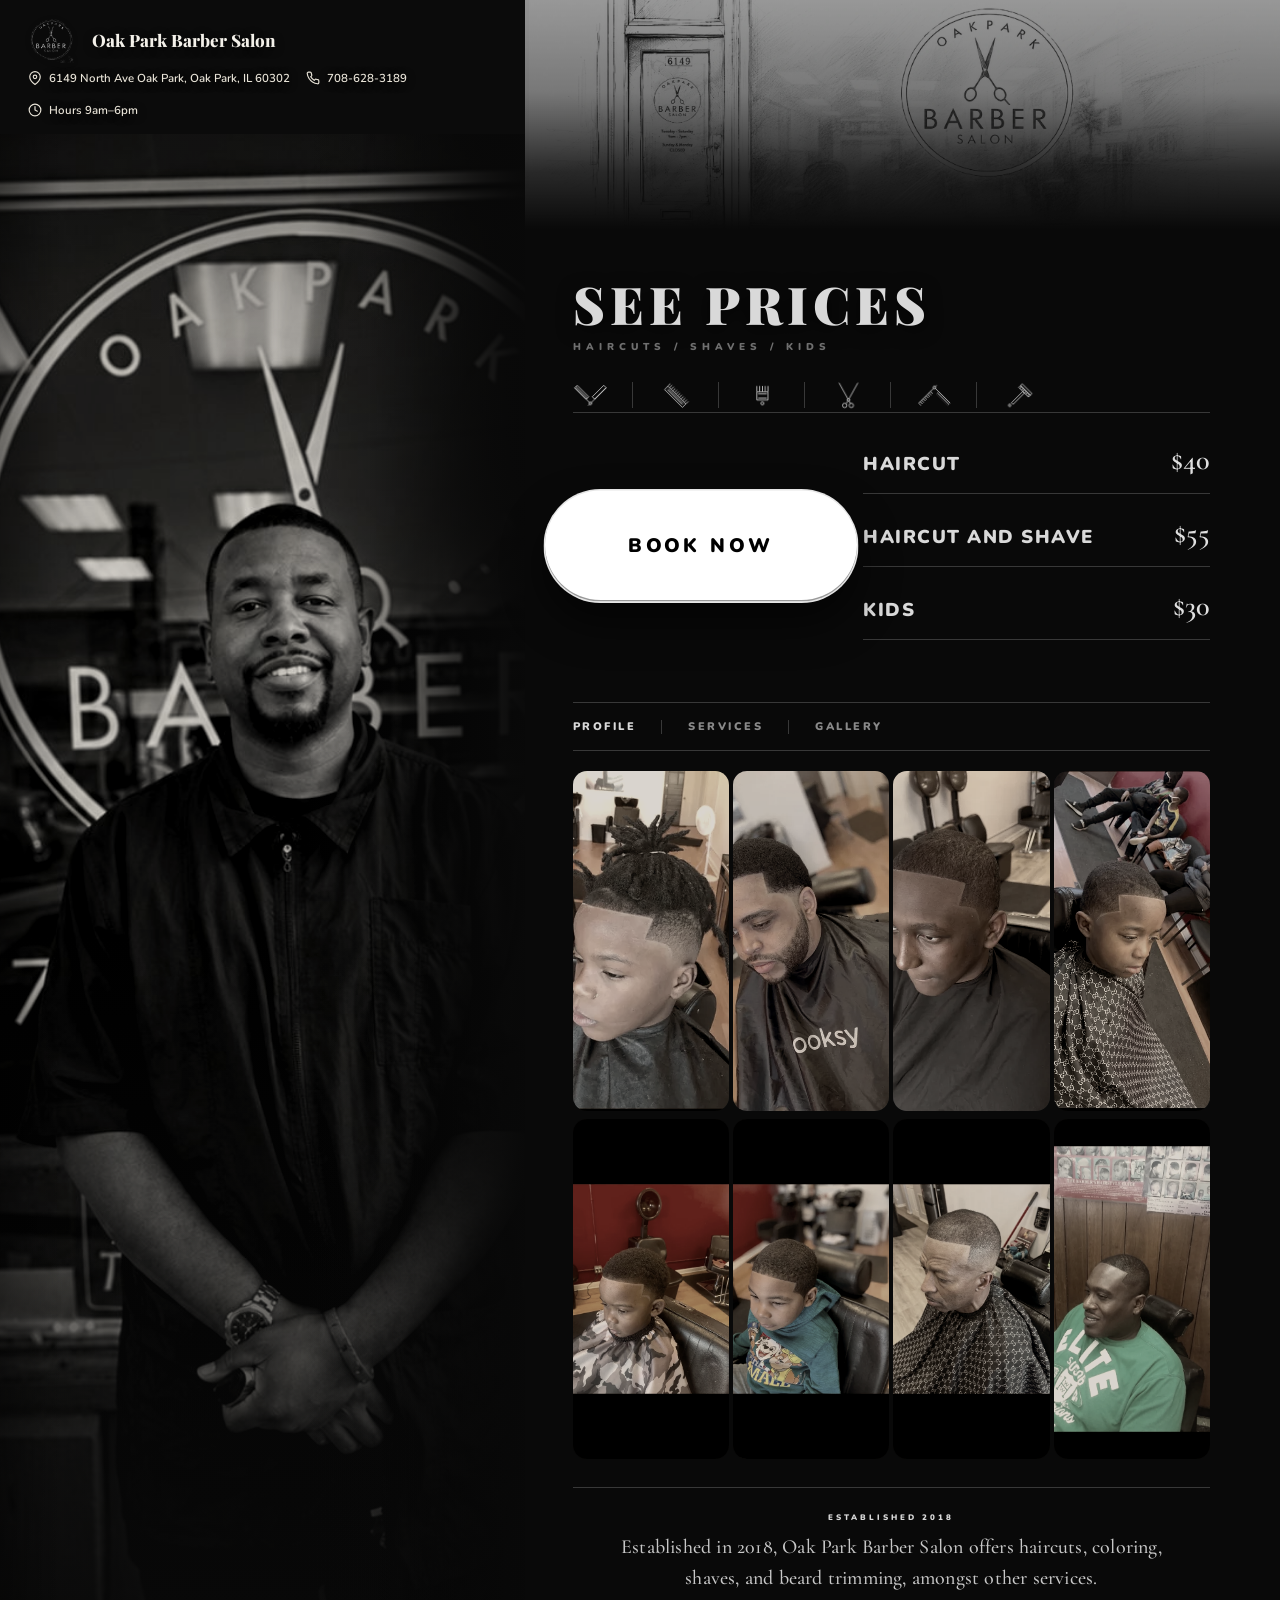
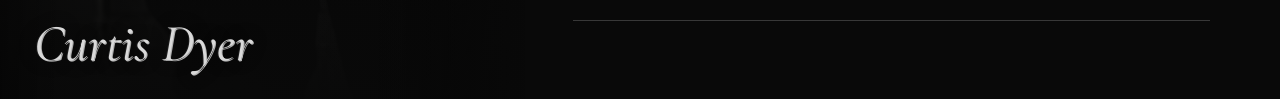
<file: oak-park-barber-github/index.html>
<!DOCTYPE html>
<html lang="en">
<head>
<!-- Image files are stored locally in assets/images for reliable GitHub Pages hosting. -->
<meta charset="UTF-8">
<meta name="robots" content="noindex,nofollow">
<meta name="viewport" content="width=device-width, initial-scale=1.0">
<title>Oak Park Barber Salon — Demo</title>
<style>
  html,body{
    height:100%;
  }
  body {
    margin:0;
    min-height:100vh;
    background:#050505;
    position:relative;
  }

  .siteHeader{
    position:fixed;
    top:0;
    left:0;
    width:41%;
    z-index:100;
    background:#0b0b0b;
    display:flex;
    align-items:center;
    justify-content:flex-start;
    flex-wrap:wrap;
    row-gap:6px;
    column-gap:22px;
    padding:16px 28px;
  }

  .siteHeader__brand{
    display:flex;
    align-items:center;
    gap:16px;
    flex-shrink:0;
  }

  .siteHeader__logo{
    width:48px;
    height:48px;
    object-fit:contain;
    filter:brightness(0) invert(1) drop-shadow(0 1px 3px rgba(0,0,0,.6));
  }

  .siteHeader__name{
    font-family:'Playfair Display',serif;
    font-weight:800;
    font-size:17px;
    color:#f4f1ea;
    white-space:nowrap;
    text-shadow:0 2px 8px rgba(0,0,0,.7);
  }

  .siteHeader__info{
    display:flex;
    align-items:center;
    gap:16px;
    flex-wrap:wrap;
    font-family:'Nunito',Arial,sans-serif;
    font-weight:600;
    font-size:11.5px;
    color:#e9e4d8;
    white-space:nowrap;
    text-shadow:0 2px 8px rgba(0,0,0,.7);
  }

  .siteHeader__info span{
    display:inline-flex;
    align-items:center;
    gap:7px;
  }

  .siteHeader__info svg{
    width:14px;
    height:14px;
    flex-shrink:0;
    color:#e9e4d8;
  }

  .siteHeader__desc{
    font-family:'Nunito',Arial,sans-serif;
    font-weight:400;
    font-size:12.5px;
    color:#cfc9ba;
    max-width:340px;
    line-height:1.5;
    flex-shrink:1;
  }

  @media (max-width:1100px){
    .siteHeader__desc{display:none;}
  }
  @media (max-width:820px){
    .siteHeader__info{display:none;}
  }
</style>
</head>
<body>

<header class="siteHeader">
  <div class="siteHeader__brand">
    <img class="siteHeader__logo" src="assets/images/oak-park-logo.png" alt="Oak Park Barber Salon logo">
    <div class="siteHeader__name">Oak Park Barber Salon</div>
  </div>

  <div class="siteHeader__info">
    <span>
      <svg viewBox="0 0 24 24" fill="none" stroke="currentColor" stroke-width="2" stroke-linecap="round" stroke-linejoin="round"><path d="M21 10c0 7-9 13-9 13s-9-6-9-13a9 9 0 0 1 18 0Z"/><circle cx="12" cy="10" r="3"/></svg>
      6149 North Ave Oak Park, Oak Park, IL 60302
    </span>
    <span>
      <svg viewBox="0 0 24 24" fill="none" stroke="currentColor" stroke-width="2" stroke-linecap="round" stroke-linejoin="round"><path d="M22 16.92v3a2 2 0 0 1-2.18 2 19.79 19.79 0 0 1-8.63-3.07 19.5 19.5 0 0 1-6-6 19.79 19.79 0 0 1-3.07-8.67A2 2 0 0 1 4.11 2h3a2 2 0 0 1 2 1.72c.127.96.361 1.903.7 2.81a2 2 0 0 1-.45 2.11L8.09 9.91a16 16 0 0 0 6 6l1.27-1.27a2 2 0 0 1 2.11-.45c.907.339 1.85.573 2.81.7A2 2 0 0 1 22 16.92Z"/></svg>
      708-628-3189
    </span>
    <span>
      <svg viewBox="0 0 24 24" fill="none" stroke="currentColor" stroke-width="2" stroke-linecap="round" stroke-linejoin="round"><circle cx="12" cy="12" r="10"/><polyline points="12 6 12 12 16 14"/></svg>
      Hours 9am&ndash;6pm
    </span>
  </div>
</header>


<!-- ======================================================
     FONTS
====================================================== -->
<link href="https://fonts.googleapis.com/css2?family=Playfair+Display:wght@600;700;800;900&family=Cormorant+Garamond:wght@400;500;600;700&family=Nunito:wght@300;400;600;700;800&display=swap" rel="stylesheet">
<link href="https://fonts.cdnfonts.com/css/brittany-signature" rel="stylesheet">

<style>
/* =========================================================
   ROOT VARIABLES / COLORS / FONTS
   Change all colors here.
========================================================= */

:root{
    --bg:#0d0d0d;
  --paper:#161616;
  --ink:#f2f2f2;
  --soft:#b8b8b8;
  --muted:#6f6f6f;
  --cream:#1f1f1f;
  --white:#ffffff;
  --black:#000000;

  --primary:#d9d9d9; /* to make it pop */ 
  --secondary:#7d7d7d;
  --gold:#b8b8b8;
  --sideBg:#111111;
  --transparent:transparent;
  
  

  /* === DO NOT TOUCH :3 === */
  --line:color-mix(in srgb,var(--ink) 20%,var(--transparent));
  --lineSoft:color-mix(in srgb,var(--white) 54%,var(--transparent));

  --white55:color-mix(in srgb,var(--white) 55%,var(--transparent));
  --white42:color-mix(in srgb,var(--white) 42%,var(--transparent));
  --white34:color-mix(in srgb,var(--white) 34%,var(--transparent));
  --white25:color-mix(in srgb,var(--white) 25%,var(--transparent));
  --white12:color-mix(in srgb,var(--white) 12%,var(--transparent));

  --black62:color-mix(in srgb,var(--black) 62%,var(--transparent));
  --black52:color-mix(in srgb,var(--black) 52%,var(--transparent));
  --black35:color-mix(in srgb,var(--black) 35%,var(--transparent));
  --black22:color-mix(in srgb,var(--black) 22%,var(--transparent));

  --primarySoft:color-mix(in srgb,var(--primary) 32%,var(--transparent));
  --primaryLight:color-mix(in srgb,var(--primary) 18%,var(--transparent));
  --primaryLine:color-mix(in srgb,var(--primary) 42%,var(--transparent));
  --secondarySoft:color-mix(in srgb,var(--secondary) 32%,var(--transparent));

  --musicBg:color-mix(in srgb,var(--paper) 88%,var(--primary) 12%);
  --musicBgHover:color-mix(in srgb,var(--paper) 78%,var(--primary) 22%);
  --musicGlass:color-mix(in srgb,var(--paper) 82%,var(--transparent));
  --musicPanel:color-mix(in srgb,var(--paper) 92%,var(--primary) 8%);
  --musicBorder:color-mix(in srgb,var(--primary) 22%,var(--white));
  --musicShadow:color-mix(in srgb,var(--primary) 18%,var(--black) 82%);
  --musicText:color-mix(in srgb,var(--ink) 82%,var(--transparent));
  --musicSoftText:color-mix(in srgb,var(--primary) 72%,var(--transparent));

  --serif:'Playfair Display',serif;
  --softserif:'Cormorant Garamond',serif;
  --sans:'Nunito',Arial,sans-serif;
}

/* =========================================================
   GLOBAL RESET
========================================================= */

*{box-sizing:border-box}

body{
  margin:0;
  min-height:100vh;
  display:flex;
  align-items:flex-start;
  justify-content:center;
  padding:0;
}

/* =========================================================
   MAIN LAYOUT
========================================================= */

/* === Cinematic sunken panel: wide, no bright outline === */
.bg{
  width:100vw;
  height:auto;
  min-height:100vh;
  margin:0;
  position:relative;
  overflow:visible;
  border-radius:0;
  color:var(--ink);
  font-family:var(--sans);
  background:#090909;
  border:none;
  box-shadow:none;
  display:flex;
  flex-direction:row;
  align-items:stretch;
}

/* Sketch banner: confined to the top of the right-side profile column only */
.storefront-sketch-bg{
  position:absolute;
  left:0;
  right:0;
  top:0;
  height:230px;
  overflow:hidden;
  z-index:5;
  pointer-events:none;
  background-image:
    linear-gradient(
      to bottom,
      rgba(9,9,9,.1) 0%,
      rgba(9,9,9,.3) 40%,
      rgba(9,9,9,.8) 75%,
      #090909 100%
    ),
    url("assets/images/storefront-sketch.webp");
  background-size:cover;
  background-position:center 30%;
  background-repeat:no-repeat;
  opacity:.65;
}

/* No outline, no inner vignette — content stays fully visible */
.bg:after{
  content:"";
  position:absolute;
  inset:0;
  border-radius:22px;
  pointer-events:none;
  z-index:60;
}

/* =========================================================
   LEFT IMAGE PANEL
========================================================= */

.imgSide{
  position:relative;
  width:41%;
  flex-shrink:0;
  background:transparent;
  overflow:hidden;
  z-index:1;
}

.imgSide::after{
  content:"";
  position:absolute;
  top:0;
  right:0;
  bottom:0;
  width:220px;
  background:linear-gradient(to right, transparent 0%, rgba(9,9,9,.5) 60%, rgba(9,9,9,.92) 100%);
  pointer-events:none;
  z-index:6;
}

.rightCol{
  position:relative;
  flex:1 1 auto;
  min-width:0;
}

.imgBox{
  position:absolute;
  inset:0;
}

.imgBox img{
  width:100%;
  height:100%;
  object-fit:cover;
  filter:contrast(1.1) brightness(.8) saturate(.85) sepia(.12);
  transition:.8s ease;
}

.imgSide:hover .imgBox img{
  transform:scale(1.04);
  filter:contrast(1.18) brightness(.86) saturate(1);
}

.imgBox:after{
  content:"";
  position:absolute;
  inset:0;
  background:
    linear-gradient(90deg,rgba(0,0,0,.4) 0%,var(--transparent) 12%,var(--transparent) 70%,rgba(0,0,0,.85) 100%),
    linear-gradient(to bottom,rgba(9,9,9,.45) 0%,var(--transparent) 22%,var(--transparent) 55%,rgba(9,9,9,.97) 100%),
    linear-gradient(to top,rgba(9,9,9,.35) 0%,var(--transparent) 30%);
  z-index:2;
}

.sideQuote{display:none !important;

  position:absolute;
  left:32px;
  top:110px;
  z-index:8;
  writing-mode:vertical-rl;
  transform:rotate(180deg);
  font:900 9px var(--sans);
  letter-spacing:4px;
  text-transform:uppercase;
  color:var(--gold);
}

.sideStar{
  position:absolute;
  left:31px;
  top:36px;
  z-index:8;
  color:var(--gold);
  font-size:30px;
  transition:.45s ease;
}

.imgSide:hover .sideStar{
  transform:rotate(45deg) scale(1.12);
  color:var(--cream);
}

.sideCaption{
  position:absolute;
  left:34px;
  bottom:35px;
  z-index:8;
}

.sideCaption b{
  display:block;
  font:italic 52px/.76 var(--softserif);
  color:var(--primary);
  text-shadow:
    0 0 18px var(--black35),
    1px 1px 0 var(--gold),
    -1px 0 0 var(--cream);
  transition:.45s ease;
}

.sideCaption:hover b{
  letter-spacing:1px;
  color:var(--gold);
}

.sideCaption span{
  display:block;
  margin-top:12px;
  font:900 9px var(--sans);
  letter-spacing:5px;
  color:var(--cream);
  text-transform:uppercase;
}

/* =========================================================
   DECORATION / BIG TITLE
========================================================= */

.bigTitleBg{
  position:absolute;
  left:40.2%;
  top:0;
  width:14px;
  height:100%;
  z-index:6;
  background:linear-gradient(180deg,var(--primary),var(--secondary),var(--primary));
  background-size:100% 260%;
  opacity:.16;
  mix-blend-mode:multiply;
  animation:colorBar 8s ease-in-out infinite;
}

.bigTitle{
  position:absolute;
  left:31%;
  top:28px;
  width:170px;
  height:680px;
  z-index:12;
  pointer-events:none;
}

.bigTitle span{
  display:block;
  writing-mode:vertical-rl;
  text-orientation:mixed;
  font:900 136px/.78 var(--serif);
  letter-spacing:-8px;
  text-transform:uppercase;
  color:var(--transparent);
  -webkit-text-stroke:1.35px var(--white55);
  text-shadow:0 0 12px var(--black22);
}

.flowerOne,
.flowerTwo{
  position:absolute;
  pointer-events:none;
  object-fit:cover;
  z-index:7;
}

.flowerOne{
  left:20px;
  bottom:58px;
  width:165px;
  height:210px;
  opacity:.2;
  mix-blend-mode:difference;
  filter:grayscale(.35) contrast(1.15) sepia(.25);
}

.flowerTwo{
  right:90px;
  bottom:0;
  width:255px;
  height:320px;
  opacity:.08;
  mix-blend-mode:difference;
  filter:grayscale(.2) contrast(1.05) sepia(.2);
}

/* =========================================================
   RIGHT CONTENT AREA
========================================================= */

.content{
  position:relative;
  padding:260px 48px 60px 48px;
  z-index:15;
  display:flex;
  flex-direction:column;
}

.number{
  position:absolute;
  right:94px;
  top:0;
  font:900 96px/1 var(--serif);
  color:color-mix(in srgb,var(--ink) 8%,var(--transparent));
  z-index:2;
  transition:.45s ease;
}

.topline{
  display:grid;
  grid-template-columns:minmax(300px,1fr) 185px;
  align-items:center;
  gap:10px;
  padding-bottom:0;
  border-bottom:none;
  flex:0 0 auto;
}

.quote{
  max-width:90px;
  font:700 14px/1.05 var(--softserif);
  color:var(--primary);
  text-align:right;
  font-style:italic;
}

/* =========================================================
   CUSTOM MUSIC PLAYER
   Replace audio src in HTML.
========================================================= */

.musicBox{
  position:relative;
  width:90%;
  min-height:54px;
  z-index:45;
  display:flex;
  align-items:center;
  padding:8px 10px;
  border:none;
  border-radius:0;
  background:transparent;
  backdrop-filter:none;
  color:var(--musicText);
  box-shadow:none;
  transition:.35s ease;
}

.bookNowBtn{
  display:inline-block;
  padding:14px 38px;
  border-radius:999px;
  border:1px solid rgba(255,255,255,.14);
  background:linear-gradient(180deg,#232323,#161616);
  color:var(--ink);
  font:900 11px var(--sans);
  letter-spacing:2.5px;
  text-transform:uppercase;
  text-decoration:none;
  transition:.3s ease;
  box-shadow:
    0 14px 26px rgba(0,0,0,.55),
    inset 0 1px 0 rgba(255,255,255,.08),
    inset 0 -1px 0 rgba(0,0,0,.4);
}

.bookNowBtn:hover{
  background:linear-gradient(180deg,#2a2a2a,#1a1a1a);
  color:var(--primary);
  transform:translateY(-2px);
  box-shadow:
    0 18px 34px rgba(0,0,0,.6),
    0 0 22px rgba(217,217,217,.12),
    inset 0 1px 0 rgba(255,255,255,.1);
}

.bookNowBtnLight,
.bookNowBtnLight:hover{
  background:#ffffff !important;
  color:#000000 !important;
  border-color:rgba(0,0,0,.1);
}

.bookNowBtnLight{
  transition:box-shadow .3s ease, transform .3s ease;
}

.bookNowBtnLight:hover{
  box-shadow:
    0 0 18px rgba(255,255,255,.55),
    0 0 40px rgba(255,255,255,.3);
}

.sparkleBtn{
  cursor:pointer;
  border:solid 4px #161616;
  border-top:none;
  border-radius:20px;
  position:relative;
  box-shadow:0px 4px 10px #00000062, 0px 10px 40px -10px #000000a6, 0px 12px 45px -15px #00000071;
  transition:all .3s ease;
  display:inline-block;
  text-decoration:none;
  background:none;
  padding:0;
}
.sparkleBtn .inner{
  padding:12px 30px;
  font-size:1.5rem;
  display:flex;
  align-items:center;
  gap:12px;
  font-weight:600;
  letter-spacing:1px;
  border-bottom:solid 3px #374e72;
  border-radius:16px;
  background:linear-gradient(180deg,#5771a5,#000);
  color:#fff;
  text-shadow:1px 1px #000, 0 0 9px #fff;
  font-family:var(--sans);
}
.sparkleBtn .svgs{
  position:relative;
  margin-top:9px;
  z-index:10;
}
.sparkleBtn .svgs > *{
  filter:drop-shadow(0 0 6px #fff) drop-shadow(1px 1px 0px #000);
}
.sparkleBtn .svgs .svg-s{
  position:absolute;
  font-size:.8rem;
  left:20px;
  top:-4px;
}
.sparkleBtn:active{
  box-shadow:none;
}

.goldBookBtn{
  position:relative;
  display:inline-flex;
  align-items:center;
  gap:16px;
  padding:14px 26px;
  border-radius:14px;
  border:1.5px solid rgba(226,178,102,.55);
  background:rgba(20,16,10,.35);
  text-decoration:none;
  transition:.3s ease;
}

.goldBookBtn:hover{
  background:rgba(226,178,102,.08);
  border-color:rgba(226,178,102,.85);
}

.goldBookBtn::before,
.goldBookBtn::after{
  content:"";
  position:absolute;
  left:12%;
  right:12%;
  height:2px;
  background:radial-gradient(ellipse at center, rgba(226,178,102,.9) 0%, rgba(226,178,102,0) 75%);
  filter:blur(1.5px);
  pointer-events:none;
}
.goldBookBtn::before{top:-3px;}
.goldBookBtn::after{bottom:-3px;}

.goldBookBtn__icon{
  flex-shrink:0;
  width:46px;
  height:46px;
  border-radius:9px;
  border:1.5px solid rgba(226,178,102,.55);
  display:flex;
  align-items:center;
  justify-content:center;
}

.goldBookBtn__text{
  display:flex;
  flex-direction:column;
  gap:3px;
}

.goldBookBtn__title{
  font:800 16px var(--sans);
  letter-spacing:1.5px;
  color:#f2f2f2;
}

.goldBookBtn__sub{
  display:flex;
  align-items:center;
  gap:8px;
  font:700 10px var(--sans);
  letter-spacing:1.8px;
  color:rgba(226,178,102,.9);
}

.goldBookBtn__sub .rule{
  width:22px;
  height:1px;
  background:rgba(226,178,102,.6);
}

.musicBox:hover,
.musicBox.playing{
  transform:none;
}

.musicPlay{
  width:32px;
  height:32px;
  border-radius:50%;
  border:1px solid var(--white55);
  background:var(--primary);
  color:var(--cream);
  cursor:pointer;
  font-size:12px;
  box-shadow:0 0 14px var(--primarySoft);
  transition:.35s ease;
}

.musicPlay:hover{
  background:var(--gold);
  color:var(--ink);
  transform:scale(1.06);
}

.musicInfo{
  overflow:hidden;
  min-width:0;
}

.musicInfo b{
  display:block;
  font:900 7px var(--sans);
  letter-spacing:2px;
  text-transform:uppercase;
  opacity:.72;
  color:var(--musicSoftText);
}

.musicInfo span{
  display:block;
  margin-top:2px;
  white-space:nowrap;
  overflow:hidden;
  text-overflow:ellipsis;
  font:italic 15px/1 var(--softserif);
  color:var(--musicText);
}

.volumeToggle{
  width:30px;
  height:30px;
  border-radius:50%;
  border:1px solid var(--white25);
  background:color-mix(in srgb,var(--gold) 75%,var(--paper));
  color:var(--ink);
  cursor:pointer;
  font:900 7px var(--sans);
  letter-spacing:1px;
  transition:.35s ease;
}

.volumeToggle:hover{
  background:var(--primary);
  color:var(--cream);
  transform:scale(1.06);
}

.volumePanel{
  position:absolute;
  right:8px;
  top:calc(100% + 8px);
  width:170px;
  padding:7px 11px;
  border-radius:999px;
  background:var(--musicPanel);
  border:1px solid var(--musicBorder);
  backdrop-filter:blur(14px);
  opacity:0;
  pointer-events:none;
  transform:translateY(-4px);
  transition:.3s ease;
  box-shadow:0 12px 26px var(--black22);
}

.musicBox.volumeOpen .volumePanel{
  opacity:1;
  pointer-events:auto;
  transform:translateY(0);
}

.volumePanel input{
  width:100%;
  height:4px;
  accent-color:var(--primary);
  cursor:pointer;
}

.musicBars{
  display:flex;
  gap:3px;
  align-items:end;
  height:11px;
  margin-top:5px;
  opacity:.65;
}

.musicBars i{
  display:block;
  width:2px;
  height:5px;
  background:var(--primary);
  border-radius:4px;
  animation:mahriBars 1.1s ease-in-out infinite;
  animation-play-state:paused;
}

.musicBox.playing .musicBars i{
  animation-play-state:running;
}

.musicBars i:nth-child(2){animation-delay:.14s;height:9px}
.musicBars i:nth-child(3){animation-delay:.28s;height:6px}
.musicBars i:nth-child(4){animation-delay:.42s;height:10px}
.musicBars i:nth-child(5){animation-delay:.56s;height:7px}

/* =========================================================
   PAGE SYSTEM
========================================================= */

.page{
  display:none;
  position:relative;
  flex:1 1 auto;
  min-height:0;
  margin-top:18px;
  animation:fade .55s ease;
}

.page.active{display:flex;flex-direction:column;min-height:0;}

.page h1{
  margin:0;
  font:900 52px/1 var(--serif);
  letter-spacing:5px;
  text-transform:uppercase;
  color:var(--primary);
  text-shadow:0 4px 18px rgba(0,0,0,.75);
}

.page h2{
  margin:10px 0 26px;
  font:900 10px var(--sans);
  letter-spacing:5px;
  text-transform:uppercase;
  color:var(--muted);
}

.pageScroll{
  flex:1 1 auto;
  min-height:0;
  overflow:visible;
  padding-right:22px;
  scrollbar-width:thin;
  scrollbar-color:var(--primary) var(--white25);
}

.pageScroll::-webkit-scrollbar{width:6px}
.pageScroll::-webkit-scrollbar-track{
  background:var(--white25);
  border-radius:999px;
}
.pageScroll::-webkit-scrollbar-thumb{
  background:linear-gradient(var(--primary),var(--secondary));
  border-radius:999px;
  border:1px solid var(--lineSoft);
}
.pageScroll::-webkit-scrollbar-thumb:hover{
  background:linear-gradient(var(--gold),var(--primary));
}

/* =========================================================
   MAIN PAGE
========================================================= */

.dossier{
  display:grid;
  grid-template-columns:1fr 1.35fr;
  gap:34px;
  margin:0 0 30px;
  padding:30px 0 32px;
  border-top:1px solid var(--line);
}

.dossierName{
  position:relative;
  padding:8px 0 0;
  display:flex;
  flex-direction:column;
  justify-content:center;
}

.dossierName b,
.dossierMeta b{
  display:block;
  font:900 8px var(--sans);
  letter-spacing:2.5px;
  text-transform:uppercase;
  color:var(--primary);
}

.dossierName b{margin-bottom:50px}

.dossierName span{
  position:relative;
  z-index:2;
  display:block;
  font-family:'Brittany Signature',cursive;
  font-size:62px;
  line-height:.72;
  font-weight:400;
  color:color-mix(in srgb,var(--ink) 88%,var(--primary));
  text-shadow:
    0 2px 0 var(--cream),
    0 10px 22px var(--primaryLight);
  transform:rotate(-3deg);
  transition:.45s ease;
}

.dossierName span:hover{
  transform:rotate(-4deg) translateY(-2px) scale(1.01);
  color:var(--primary);
}

.dossierMeta{
  display:grid;
  gap:22px;
}

.dossierMeta p{
  margin:0;
  display:flex;
  justify-content:space-between;
  align-items:flex-end;
  gap:16px;
  border-bottom:1px solid var(--line);
  padding-bottom:16px;
}

.dossierMeta p:hover{border-color:var(--primaryLine)}

.dossierMeta b{
  font:900 18.6px var(--sans);
  letter-spacing:1.5px;
}

.dossierMeta span{
  font:600 28.4px var(--softserif);
  color:color-mix(in srgb,var(--ink) 92%,var(--transparent));
  text-align:right;
}

.introCard{
  margin:0 0 18px;
  padding:14px 16px;
  border-left:3px solid var(--primary);
  background:
    linear-gradient(90deg,var(--primaryLight),var(--transparent)),
    var(--white25);
  backdrop-filter:blur(10px);
}

.introCard b{
  display:block;
  margin-bottom:7px;
  font:900 8px var(--sans);
  letter-spacing:3px;
  text-transform:uppercase;
  color:var(--primary);
}

.introCard p{
  margin:0;
  font:italic 18px/1.25 var(--softserif);
  color:var(--soft);
}

.text{
  font:400 14px/1.8 var(--sans);
  text-align:justify;
  color:color-mix(in srgb,var(--ink) 78%,var(--transparent));
}

.text b{color:var(--primary)}

/* =========================================================
   PERSONA PAGE
========================================================= */

.personaFeature{
  display:grid;
  grid-template-columns:145px 1fr;
  gap:16px;
  margin-bottom:14px;
  padding:12px;
  border:1px solid var(--line);
  background:
    linear-gradient(135deg,var(--white34),var(--white12)),
    var(--white25);
  backdrop-filter:blur(10px);
  transition:.4s ease;
}

.personaFeature:hover{
  border-color:var(--primaryLine);
  transform:translateY(-3px);
}

.personaFeature img{
  width:100%;
  height:170px;
  object-fit:cover;
  border:1px solid var(--lineSoft);
  filter:contrast(1.08) saturate(.82);
  transition:.45s ease;
}

.personaFeature:hover img{
  filter:contrast(1.14) saturate(1);
  transform:scale(1.03);
}

.personaFeature b,
.personaTextCard b,
.personaNotes b{
  display:block;
  margin-bottom:7px;
  font:900 8px var(--sans);
  letter-spacing:2.6px;
  text-transform:uppercase;
  color:var(--primary);
}

.personaFeature h3,
.personaTextCard h3{
  margin:0 0 8px;
  font:italic 25px/.95 var(--softserif);
  color:var(--ink);
}

.personaFeature p,
.personaTextCard p{
  margin:0;
  font:400 13px/1.7 var(--sans);
  text-align:justify;
  color:color-mix(in srgb,var(--ink) 78%,var(--transparent));
}

.personaRow{
  display:grid;
  grid-template-columns:1fr 118px;
  gap:13px;
  min-height:132px;
  margin-bottom:14px;
}

.personaRow.reverse{
  grid-template-columns:118px 1fr;
}

.personaRow.reverse img{
  grid-column:1;
  grid-row:1;
}

.personaRow.reverse .personaTextCard{
  grid-column:2;
  grid-row:1;
}

.personaRow img{
  width:100%;
  height:132px;
  object-fit:cover;
  border:1px solid var(--lineSoft);
  filter:contrast(1.08) saturate(.82);
  transition:.45s ease;
}

.personaRow:hover img{
  filter:contrast(1.14) saturate(1);
  transform:scale(1.03);
}

.personaTextCard{
  padding:13px 15px;
  border-left:3px solid var(--primary);
  background:
    linear-gradient(90deg,var(--primaryLight),var(--transparent)),
    var(--white25);
  backdrop-filter:blur(10px);
  transition:.35s ease;
}

.personaTextCard:hover{
  background:
    linear-gradient(90deg,var(--primaryLight),var(--white25)),
    var(--white34);
  transform:translateX(3px);
}

.personaMeters{
  display:grid;
  grid-template-columns:1fr 1fr;
  gap:10px 14px;
  margin:4px 0 16px;
  padding:12px 0;
  border-top:1px solid var(--line);
  border-bottom:1px solid var(--line);
}

.meterItem b{
  display:flex;
  justify-content:space-between;
  margin-bottom:6px;
  font:900 8px var(--sans);
  letter-spacing:2px;
  text-transform:uppercase;
  color:var(--soft);
}

.meterItem div{
  height:8px;
  border:1px solid var(--line);
  background:var(--white25);
  overflow:hidden;
}

.meterItem span{
  display:block;
  width:var(--level);
  height:100%;
  background:linear-gradient(90deg,var(--primary),var(--secondary));
  transition:.5s ease;
}

.meterItem:hover span{width:100%}

.personaNotes{
  display:grid;
  gap:10px;
  margin-bottom:20px;
}

.personaNotes div{
  padding:12px 14px;
  border:1px solid var(--line);
  background:
    linear-gradient(135deg,var(--white34),var(--white12)),
    var(--white25);
  backdrop-filter:blur(10px);
  transition:.35s ease;
}

.personaNotes div:hover{
  border-color:var(--primaryLine);
  transform:translateY(-2px);
}

.personaNotes p{
  margin:0;
  font:600 14px/1.35 var(--softserif);
  color:var(--ink);
}

/* =========================================================
   APPEARANCE PAGE
========================================================= */

.palette{
  display:grid;
  grid-template-columns:repeat(4,1fr);
  gap:8px;
  margin-bottom:16px;
}

.colorSwatch{
  min-height:78px;
  border:1px solid var(--line);
  background:var(--white25);
  backdrop-filter:blur(10px);
  padding:8px;
  transition:.35s ease;
}

.colorSwatch:hover{
  transform:translateY(-3px);
  border-color:var(--primaryLine);
  background:var(--white34);
}

.colorSwatch i{
  display:block;
  height:28px;
  margin-bottom:8px;
  background:var(--swatch);
  border:1px solid var(--lineSoft);
}

.colorSwatch b{
  display:block;
  font:900 7px var(--sans);
  letter-spacing:1.5px;
  text-transform:uppercase;
  color:var(--primary);
}

.colorSwatch span{
  display:block;
  margin-top:4px;
  font:600 12px var(--softserif);
  color:var(--ink);
}

.lookbook{
  display:grid;
  grid-template-columns:1.05fr .95fr;
  grid-template-rows:repeat(2,145px);
  gap:10px;
  margin-bottom:16px;
}

.lookItem{
  position:relative;
  overflow:hidden;
  border:1px solid var(--line);
  background:var(--white25);
  transition:.4s ease;
}

.lookItem.large{grid-row:span 2}

.lookItem img{
  width:100%;
  height:100%;
  object-fit:cover;
  filter:contrast(1.08) brightness(.82) saturate(.86);
  transition:.55s ease;
}

.lookItem:hover{
  border-color:var(--primaryLine);
  transform:translateY(-3px);
}

.lookItem:hover img{
  transform:scale(1.06);
  filter:contrast(1.15) brightness(.9) saturate(1);
}

.lookItem:after{
  content:"";
  position:absolute;
  inset:0;
  background:
    linear-gradient(to top,var(--black52),var(--transparent) 62%),
    linear-gradient(90deg,var(--black35),var(--transparent));
  pointer-events:none;
}

.lookItem b,
.lookItem span{
  position:absolute;
  left:12px;
  right:12px;
  z-index:2;
}

.lookItem b{
  bottom:39px;
  font:900 8px var(--sans);
  letter-spacing:2.4px;
  text-transform:uppercase;
  color:var(--gold);
}

.lookItem span{
  bottom:12px;
  font:500 13px/1.15 var(--softserif);
  color:var(--cream);
}

.appearanceBlock{
  margin-bottom:14px;
  padding:15px 17px;
  border-left:3px solid var(--primary);
  background:
    linear-gradient(90deg,var(--primaryLight),var(--transparent)),
    var(--white25);
  backdrop-filter:blur(10px);
}

.appearanceBlock b,
.appearanceCard b{
  display:block;
  margin-bottom:8px;
  font:900 8px var(--sans);
  letter-spacing:2.6px;
  text-transform:uppercase;
  color:var(--primary);
}

.appearanceBlock p,
.appearanceCard p{
  margin:0;
  font:400 13px/1.75 var(--sans);
  text-align:justify;
  color:color-mix(in srgb,var(--ink) 78%,var(--transparent));
}

.appearanceSections{
  display:grid;
  gap:18px;
  margin-bottom:20px;
}

.appearanceSection{
  border:1px solid var(--line);
  background:
    linear-gradient(135deg,var(--white34),var(--white12)),
    var(--white25);
  padding:13px;
  backdrop-filter:blur(10px);
}

.appearanceSectionHead{
  margin-bottom:12px;
}

.appearanceSectionHead b{
  display:block;
  margin-bottom:4px;
  font:900 8px var(--sans);
  letter-spacing:2.6px;
  text-transform:uppercase;
  color:var(--primary);
}

.appearanceSectionHead span{
  font:italic 14px var(--softserif);
  color:var(--soft);
}

.appearanceMoodboard{
  display:grid;
  grid-template-columns:repeat(3,1fr);
  gap:10px;
}

.moodItem{
  transition:.35s ease;
}

.moodItem:hover{
  transform:translateY(-3px);
}

.moodItem img{
  width:100%;
  height:165px;
  object-fit:cover;
  margin-bottom:8px;
  border:1px solid var(--lineSoft);
  filter:contrast(1.08) brightness(.9) saturate(.85);
  transition:.45s ease;
}

.moodItem:hover img{
  transform:scale(1.03);
  filter:contrast(1.14) brightness(.96) saturate(1);
}

.moodItem p{
  margin:0;
  font:500 13px/1.35 var(--softserif);
  color:var(--ink);
}

/* =========================================================
   RELATIONS PAGE
========================================================= */

.relationStack{
  display:grid;
  gap:14px;
  margin-bottom:22px;
}

.relationCard{
  display:grid;
  grid-template-columns:118px 1fr;
  gap:14px;
  min-height:190px;
  padding:12px;
  border:1px solid var(--line);
  background:
    linear-gradient(135deg,var(--white34),var(--white12)),
    var(--white25);
  backdrop-filter:blur(10px);
  position:relative;
  overflow:hidden;
  transition:.4s ease;
}

.relationCard:before{
  content:"";
  position:absolute;
  left:0;
  top:0;
  bottom:0;
  width:3px;
  background:linear-gradient(var(--primary),var(--secondary));
}

.relationCard:hover{
  border-color:var(--primaryLine);
  transform:translateY(-3px);
  background:
    linear-gradient(135deg,var(--primaryLight),var(--white25)),
    var(--white34);
}

.relationCard img{
  width:118px;
  height:166px;
  object-fit:cover;
  border:1px solid var(--lineSoft);
  filter:contrast(1.08) brightness(.9) saturate(.85);
  transition:.45s ease;
}

.relationCard:hover img{
  transform:scale(1.04);
  filter:contrast(1.14) brightness(.96) saturate(1);
}

.relationInfo{
  min-width:0;
}

.relationInfo b{
  display:block;
  margin-bottom:4px;
  font:900 8px var(--sans);
  letter-spacing:2.6px;
  text-transform:uppercase;
  color:var(--primary);
}

.relationInfo h3{
  margin:0;
  font:italic 28px/.95 var(--softserif);
  color:var(--ink);
}

.relationInfo blockquote{
  margin:8px 0 10px;
  padding:0 0 0 11px;
  border-left:2px solid var(--primary);
  font:italic 15px/1.15 var(--softserif);
  color:var(--soft);
}

.relationText{
  max-height:82px;
  overflow:auto;
  padding-right:12px;
  font:400 13px/1.65 var(--sans);
  text-align:justify;
  color:color-mix(in srgb,var(--ink) 78%,var(--transparent));
  scrollbar-width:thin;
  scrollbar-color:var(--primary) var(--white25);
}

.relationText::-webkit-scrollbar{width:4px}
.relationText::-webkit-scrollbar-track{
  background:var(--white25);
  border-radius:999px;
}
.relationText::-webkit-scrollbar-thumb{
  background:linear-gradient(var(--primary),var(--secondary));
  border-radius:999px;
}

.relationText p{
  margin:0 0 8px;
}

/* =========================================================
   RIGHT NAVIGATION
========================================================= */

.nav{
  position:absolute;
  right:22px;
  top:116px;
  bottom:26px;
  width:84px;
  z-index:40;
  display:grid;
  grid-template-rows:repeat(4,1fr);
  border-radius:14px;
  overflow:hidden;
  background:linear-gradient(180deg,#141414,#0d0d0d);
  box-shadow:
    inset 0 1px 0 rgba(255,255,255,.04),
    inset 0 0 30px rgba(0,0,0,.55),
    0 10px 30px rgba(0,0,0,.45);
}

.nav button{
  border:0;
  border-bottom:1px solid rgba(255,255,255,.05);
  background:var(--transparent);
  color:color-mix(in srgb,var(--ink) 55%,var(--transparent));
  cursor:default;
  pointer-events:none;
  position:relative;
  transition:.35s ease;
  padding:0;
  overflow:visible;
}

.nav button:last-child{border-bottom:0}

.nav button span{
  position:absolute;
  left:50%;
  top:50%;
  transform:translate(-50%,-50%) rotate(180deg);
  writing-mode:vertical-rl;
  font:800 13px var(--serif);
  text-transform:uppercase;
  letter-spacing:2px;
  transition:.35s ease;
}

.nav button:before{
  content:"";
  position:absolute;
  left:0;
  top:50%;
  width:3px;
  height:0;
  transform:translateY(-50%);
  background:color-mix(in srgb,var(--primary) 70%,var(--transparent));
  border-radius:4px;
  transition:.35s ease;
}

.nav button.active:before,
.nav button:hover:before{
  height:44px;
}

.nav button.active,
.nav button:hover{
  background:rgba(255,255,255,.035);
}

.nav button.active span,
.nav button:hover span{
  color:var(--primary);
  letter-spacing:3px;
}

/* =========================================================
   ANIMATIONS
========================================================= */

@keyframes colorBar{
  0%,100%{background-position:0 0}
  50%{background-position:0 100%}
}

@keyframes fade{
  from{opacity:0;transform:translateY(12px)}
  to{opacity:1;transform:translateY(0)}
}

@keyframes mahriBars{
  0%,100%{transform:scaleY(.45);opacity:.42}
  50%{transform:scaleY(1);opacity:1}
}
  
    /* =========================
   CREDIT
========================= */
  
.mahriCredit{
  text-align:center;
  color:var(--white);
  opacity:.42;
  font-size:10px;
  letter-spacing:2px;
  margin: 20px auto;
  text-transform:uppercase;
  font-family:'Cormorant Garamond',serif;
  z-index: 10;
}

.mahriCredit a{
  color:var(--soft);
  text-decoration:none;
  transition:.35s ease;
  text-shadow:
    0 0 10px var(--primary),
    0 0 18px var(--secondary);
}

.mahriCredit a:hover{
  color:#fff3df;
  letter-spacing:3px;
  text-shadow:
    0 0 14px var(--primary),
    0 0 28px var(--secondary);
}

/* =========================================================
   RESPONSIVE: tablet / mobile
   Portrait and content stack, vertical nav becomes horizontal,
   no fixed heights so nothing gets clipped.
========================================================= */
@media (max-width:980px){
  body{padding:20px 14px;}

  .bg{
    width:100%;
    height:auto;
    min-height:0;
    overflow:visible;
    border-radius:18px;
  }

  .imgSide{
    position:relative;
    width:100%;
    height:60vh;
    min-height:340px;
  }

  .bigTitleBg,.bigTitle,.flowerOne,.flowerTwo{display:none;}

  .content{
    position:relative;
    left:0;right:0;top:0;bottom:0;
    padding:26px 22px 110px;
  }

  .pageScroll{overflow:visible;padding-right:0;}

  .nav{
    position:relative;
    right:auto;top:auto;bottom:auto;
    width:100%;
    height:56px;
    grid-template-rows:none;
    grid-template-columns:repeat(4,1fr);
    border-radius:0;
    margin-top:0;
  }

  .nav button span{
    writing-mode:horizontal-tb;
    transform:translate(-50%,-50%);
    font-size:10px;
    letter-spacing:1.5px;
  }

  .nav button:before{
    left:50%;
    top:0;
    width:0;
    height:3px;
    transform:translateX(-50%);
  }

  .nav button.active:before,
  .nav button:hover:before{
    width:44px;
    height:3px;
  }

  .page h1{font-size:36px;}
}

@media (max-width:560px){
  .dossier{grid-template-columns:1fr;gap:18px;}
  .lookbook{grid-template-columns:1fr;grid-template-rows:repeat(3,145px);}
  .relationCard{grid-template-columns:1fr;}
  .relationCard img{width:100%;height:200px;}
  .personaRow,.personaRow.reverse{grid-template-columns:1fr;}
  .personaMeters{grid-template-columns:1fr;}
}
</style>

<div class="bg">

  <!-- ======================================================
       LEFT IMAGE PANEL
       Replace the main image inside .imgBox.
  ====================================================== -->
  <div class="imgSide">
    <div class="imgBox">
      <img src="assets/images/hero.jpg" alt="Curtis Dyer at Oak Park Barber Salon">
    </div>


    <div class="sideCaption">
      <b>Curtis Dyer</b>
    </div>
  </div>

  <!-- Big vertical name -->
  <div class="bigTitleBg"></div>
  <div class="bigTitle"><span></span></div>

  <!-- ======================================================
       RIGHT CONTENT
  ====================================================== -->
  <div class="rightCol">

  <div class="storefront-sketch-bg"></div>

  <div class="content">

    <!-- Top bar -->
    <div class="topline">
    </div>

    <!-- ======================================================
         MAIN PAGE
    ====================================================== -->
    <div class="page active" id="main">
      <div class="pageScroll">
        <div style="display:flex; align-items:center; justify-content:space-between; gap:24px; flex-wrap:wrap;">
          <div>
            <h1 style="margin:0;">See Prices</h1>
            <h2 style="margin:10px 0 0;">Haircuts / Shaves / Kids</h2>
          </div>
          <ul class="capabilities-list" style="border-top:none; border-bottom:none; padding:0; margin:0;">
            <li class="capabilities-list-item">
              <svg class="barber-icon straigh-razor" xmlns="http://www.w3.org/2000/svg" width="80" height="80" viewBox="0 0 80 80">
                <g fill="none" stroke="#222222" stroke-width="2" stroke-miterlimit="10">
                  <polyline class="straight-razor-blade-right" points="50.95 49.81 45.25 44.11 72.2 17.16 77.9 22.86 50.95 49.81"/>
                  <line class="straight-razor-edge-right" x1="77.9" y1="22.86" x2="35.92" y2="64.84"/>
                  <polyline class="straight-razor-blade-left" points="31.05 49.81 36.75 44.11 9.8 17.16 4.1 22.86 31.05 49.81"/>
                  <line class="straight-razor-edge-left" x1="4.1" y1="22.86" x2="41" y2="59.76"/>
                  <circle class="straight-razor-fulcrum" cx="41" cy="59.76" r="3.1" fill="#fff"/>
                  <line class="straight-razor-line-inner" x1="6.91" y1="20.05" x2="33.94" y2="46.93"/>
                </g>
              </svg>
            </li>
            <li class="capabilities-list-item">
              <svg class="barber-icon comb" xmlns="http://www.w3.org/2000/svg" width="80" height="80" viewBox="0 0 80 80">
                <g fill="none" stroke="#222222" stroke-width="2" stroke-miterlimit="10">
                  <polyline class="comb-handle" points="63 61.06 55.04 69.02 12.98 26.96 20.94 19 63 61.06"/>
                  <line class="comb-line" x1="21.61" y1="25.4" x2="56.6" y2="60.39"/>
                  <line class="comb-line" x1="19.37" y1="27.63" x2="54.37" y2="62.63"/>
                  <line class="comb-tine" x1="20.95" y1="18.99" x2="26.96" y2="12.98"/>
                  <line class="comb-tine" x1="24.78" y1="22.81" x2="30.79" y2="16.8"/>
                  <line class="comb-tine" x1="28.6" y1="26.63" x2="34.61" y2="20.62"/>
                  <line class="comb-tine" x1="32.42" y1="30.46" x2="38.43" y2="24.45"/>
                  <line class="comb-tine" x1="36.25" y1="34.28" x2="42.26" y2="28.27"/>
                  <line class="comb-tine" x1="40.07" y1="38.11" x2="46.08" y2="32.1"/>
                  <line class="comb-tine" x1="43.89" y1="41.93" x2="49.9" y2="35.92"/>
                  <line class="comb-tine" x1="47.72" y1="45.75" x2="53.73" y2="39.74"/>
                  <line class="comb-tine" x1="51.54" y1="49.58" x2="57.55" y2="43.57"/>
                  <line class="comb-tine" x1="55.37" y1="53.4" x2="61.38" y2="47.39"/>
                  <line class="comb-tine" x1="59.19" y1="57.22" x2="65.2" y2="51.21"/>
                  <line class="comb-tine" x1="63.01" y1="61.05" x2="69.02" y2="55.04"/>
                </g>
              </svg>
            </li>
            <li class="capabilities-list-item">
              <svg class="barber-icon pick" xmlns="http://www.w3.org/2000/svg" width="80" height="80" viewBox="0 0 80 80">
                <g fill="none" stroke="#222222" stroke-width="2" stroke-miterlimit="10">
                  <circle class="pick-circle" cx="41" cy="59.71" r="3.5"/>
                  <rect class="pick-handle" x="27.86" y="32.74" width="26.27" height="19.12"/>
                  <line class="pick-line-inner" x1="30.79" y1="37.44" x2="51.21" y2="37.44"/>
                  <line class="pick-line-inner" x1="30.79" y1="47.17" x2="51.21" y2="47.17"/>
                  <line class="pick-tine" x1="27.86" y1="32.4" x2="27.86" y2="18.79"/>
                  <line class="pick-tine" x1="34.43" y1="32.4" x2="34.43" y2="18.79"/>
                  <line class="pick-tine" x1="41" y1="32.4" x2="41" y2="18.79"/>
                  <line class="pick-tine" x1="47.57" y1="32.4" x2="47.57" y2="18.79"/>
                  <line class="pick-tine" x1="54.14" y1="32.4" x2="54.14" y2="18.79"/>
                </g>
              </svg>
            </li>
            <li class="capabilities-list-item">
              <svg class="barber-icon scissors" xmlns="http://www.w3.org/2000/svg" width="80" height="80" viewBox="0 0 80 80">
                <g fill="none" stroke="#222222" stroke-width="2" stroke-miterlimit="10">
                  <line class="scissors-blade-left" x1="18.84" y1="11.39" x2="46.02" y2="60.46"/>
                  <circle class="scissors-handle-right" cx="47.8" cy="64.47" r="5.15" transform="matrix(0.28, -0.96, 0.96, 0.28, -26.36, 93.62)"/>
                  <line class="scissors-blade-right" x1="63.16" y1="11.39" x2="35.98" y2="60.46"/>
                  <circle class="scissors-handle-left" cx="32.2" cy="64.47" r="5.15" transform="translate(-15.54 12.39) rotate(-16.02)"/>
                  <circle class="scissors-fulcrum" cx="41.06" cy="51.5" r="2.93" fill="#fff"/>
                </g>
              </svg>
            </li>
            <li class="capabilities-list-item">
              <svg class="barber-icon razor-comb" xmlns="http://www.w3.org/2000/svg" width="80" height="80" viewBox="0 0 80 80">
                <g fill="none" stroke="#222222" stroke-width="2" stroke-miterlimit="10">
                  <line class="razor-comb-blade-left" x1="4.13" y1="59.13" x2="46.08" y2="17.17"/>
                  <polyline class="razor-comb-blade-right" points="50.94 32.2 45.24 37.89 72.18 64.83 77.88 59.13 50.94 32.2" fill="none" stroke="#414042" stroke-miterlimit="10" stroke-width="2"/>
                  <line class="razor-comb-edge-right" x1="77.87" y1="59.13" x2="41" y2="22.25"/>
                  <circle class="razor-comb-fulcrum" cx="41" cy="22.25" r="3.09" fill="#fff"/>
                  <line class="razor-comb-line-inner" x1="75.06" y1="61.93" x2="48.06" y2="35.08"/>
                  <line class="razor-comb-tine" x1="31.62" y1="31.63" x2="36.93" y2="36.95"/>
                  <line class="razor-comb-tine" x1="28.18" y1="35.07" x2="33.5" y2="40.38"/>
                  <line class="razor-comb-tine" x1="24.75" y1="38.51" x2="30.06" y2="43.82"/>
                  <line class="razor-comb-tine" x1="21.31" y1="41.94" x2="26.62" y2="47.26"/>
                  <line class="razor-comb-tine" x1="17.87" y1="45.38" x2="23.19" y2="50.69"/>
                  <line class="razor-comb-tine" x1="14.44" y1="48.82" x2="19.75" y2="54.13"/>
                  <line class="razor-comb-tine" x1="11" y1="52.25" x2="16.31" y2="57.57"/>
                  <line class="razor-comb-tine" x1="7.56" y1="55.69" x2="12.88" y2="61"/>
                  <line class="razor-comb-tine" x1="4.13" y1="59.13" x2="9.44" y2="64.44"/>
                </g>
              </svg>
            </li>
            <li class="capabilities-list-item">
              <svg class="barber-icon safety-razor" xmlns="http://www.w3.org/2000/svg" width="80" height="80" viewBox="0 0 80 80">
                <g fill="none" stroke="#222222" stroke-width="2" stroke-miterlimit="10">
                  <polyline class="safety-razor-handle" points="46.59 31.54 50.45 35.41 23.91 61.94 20.05 58.08 46.59 31.54"/>
                  <polyline class="safety-razor-blade-bottom" points="41.22 17.93 64.06 40.77 59.96 44.88 37.12 22.03 41.22 17.93"/>
                  <polyline class="safety-razor-blade-top" points="64.07 40.78 41.22 17.93 45.32 13.83 68.17 36.68 64.07 40.78"/>
                  <line class="safety-razor-line-inner" x1="43.96" y1="20.68" x2="39.86" y2="24.79"/>
                  <line class="safety-razor-line-inner" x1="47.45" y1="24.17" x2="43.34" y2="28.27"/>
                  <line class="safety-razor-line-inner" x1="50.93" y1="27.65" x2="46.83" y2="31.75"/>
                  <line class="safety-razor-line-inner" x1="54.41" y1="31.14" x2="50.31" y2="35.24"/>
                  <line class="safety-razor-line-inner" x1="57.9" y1="34.62" x2="53.8" y2="38.72"/>
                  <line class="safety-razor-line-inner" x1="61.38" y1="38.1" x2="57.28" y2="42.21"/>
                  <circle class="safety-razor-circle" cx="15.76" cy="64.24" r="2.93" transform="translate(-39.81 30.96) rotate(-45)"/>
                </g>
              </svg>
            </li>
          </ul>
        </div>

        <div class="dossier">
          <div class="dossierName" style="align-items:center;">
            <a class="bookNowBtn bookNowBtnLight" href="https://booksy.com/en-us/177327_oak-park-barber-salon_barber-shop_18276_oak-park" target="_blank" rel="noopener" style="padding:28px 26px; width:210px; max-width:100%; text-align:center; font-size:13px; background:#ffffff; color:#000000; transform:scale(1.5);">Book Now</a>
          </div>

          <div class="dossierMeta">
            <p><b>Haircut</b><span>$40</span></p>
            <p><b>Haircut and Shave</b><span>$55</span></p>
            <p><b>Kids</b><span>$30</span></p>
          </div>
        </div>

        <div class="barberGallery">
          <style>
            .barberGallery{margin:0 0 18px;}
            .barberGallery *{box-sizing:border-box;}
            .barberGallery li{list-style:none;margin:0;padding:0;}

            .barberGallery .miniTabs{
              display:flex;
              gap:0;
              padding:16px 0;
              margin:0 0 20px;
              border-top:1px solid var(--line);
              border-bottom:1px solid var(--line);
            }
            .barberGallery .miniTabs__item{
              padding:0 26px;
              position:relative;
              font:900 11px var(--sans);
              letter-spacing:2.5px;
              text-transform:uppercase;
              color:color-mix(in srgb,var(--ink) 55%,var(--transparent));
              transition:.3s ease;
            }
            .barberGallery .miniTabs__item:first-child{padding-left:0;}
            .barberGallery .miniTabs__item:not(:last-child):after{
              content:"";
              position:absolute;
              right:0;
              top:50%;
              transform:translateY(-50%);
              width:1px;
              height:14px;
              background:var(--line);
            }
            .barberGallery .miniTabs__item.active,
            .barberGallery .miniTabs__item:hover{
              color:var(--primary);
            }

            .capabilities-list{
              display:flex;
              justify-content:flex-start;
              align-items:center;
              flex-wrap:wrap;
              gap:0;
              padding:16px 0;
              margin:0 0 20px;
              border-top:1px solid var(--line);
              border-bottom:1px solid var(--line);
            }
            .capabilities-list-item{
              display:flex;
              align-items:center;
              padding:0 26px;
              position:relative;
            }
            .capabilities-list-item:first-child{padding-left:0;}
            .capabilities-list-item:not(:last-child):after{
              content:"";
              position:absolute;
              right:0;
              top:50%;
              transform:translateY(-50%);
              width:1px;
              height:26px;
              background:var(--line);
            }
            .barber-icon{width:34px;height:34px;display:block;opacity:.85;}
            .barber-icon > g > *{
              transform:translate3d(0,0,0);
              -webkit-backface-visibility:hidden;
              transition-timing-function:cubic-bezier(.55,0,.51,1);
              will-change:stroke-dashoffset;
            }
            .barber-icon g{stroke:var(--ink);}
            .barber-icon circle[fill="#fff"]{fill:var(--paper);}

            /* Straight Razor */
            .straight-razor-blade-right,
            .straight-razor-edge-right,
            .straight-razor-blade-left,
            .straight-razor-edge-left,
            .straight-razor-line-inner,
            .straight-razor-fulcrum{
              transition-duration:700ms;
              stroke-dasharray:120;
              stroke-dashoffset:120;
            }
            .capabilities-list-item.animate .straight-razor-blade-right,
            .capabilities-list-item.animate .straight-razor-edge-right,
            .capabilities-list-item.animate .straight-razor-blade-left,
            .capabilities-list-item.animate .straight-razor-edge-left,
            .capabilities-list-item.animate .straight-razor-line-inner,
            .capabilities-list-item.animate .straight-razor-fulcrum{
              stroke-dashoffset:0;
            }

            /* Comb */
            .comb-handle{transition-duration:750ms;stroke-dasharray:160;stroke-dashoffset:160;}
            .capabilities-list-item.animate .comb-handle{stroke-dashoffset:0;}
            .comb-line{transition-duration:300ms;transition-delay:400ms;stroke-dasharray:120;stroke-dashoffset:120;}
            .comb-line:nth-of-type(2){transition-delay:500ms;}
            .capabilities-list-item.animate .comb-line{stroke-dashoffset:0;}
            .comb-tine{transition-duration:300ms;stroke-dasharray:20;stroke-dashoffset:20;}
            .comb-tine:nth-of-type(1){transition-delay:20ms;}
            .comb-tine:nth-of-type(2){transition-delay:40ms;}
            .comb-tine:nth-of-type(3){transition-delay:60ms;}
            .comb-tine:nth-of-type(4){transition-delay:80ms;}
            .comb-tine:nth-of-type(5){transition-delay:100ms;}
            .comb-tine:nth-of-type(6){transition-delay:120ms;}
            .comb-tine:nth-of-type(7){transition-delay:140ms;}
            .comb-tine:nth-of-type(8){transition-delay:160ms;}
            .comb-tine:nth-of-type(9){transition-delay:180ms;}
            .capabilities-list-item.animate .comb-tine{stroke-dashoffset:0;}

            /* Pick */
            .pick-handle{transition-duration:500ms;stroke-dasharray:100;stroke-dashoffset:100;}
            .capabilities-list-item.animate .pick-handle{stroke-dashoffset:0;}
            .pick-line-inner{transition-duration:300ms;transition-delay:250ms;stroke-dasharray:60;stroke-dashoffset:60;}
            .pick-line-inner:nth-of-type(2){transition-delay:350ms;}
            .capabilities-list-item.animate .pick-line-inner{stroke-dashoffset:0;}
            .pick-tine{transition-duration:150ms;stroke-dasharray:60;stroke-dashoffset:60;}
            .pick-tine:nth-of-type(1){transition-delay:50ms;}
            .pick-tine:nth-of-type(2){transition-delay:100ms;}
            .pick-tine:nth-of-type(3){transition-delay:150ms;}
            .pick-tine:nth-of-type(4){transition-delay:200ms;}
            .pick-tine:nth-of-type(5){transition-delay:250ms;}
            .capabilities-list-item.animate .pick-tine{stroke-dashoffset:0;}
            .pick-circle{transition-duration:200ms;stroke-dasharray:22;stroke-dashoffset:22;}
            .capabilities-list-item.animate .pick-circle{stroke-dashoffset:0;}

            /* Scissors */
            .scissors-blade-left,
            .scissors-blade-right{transition-duration:400ms;stroke-dasharray:120;stroke-dashoffset:120;}
            .capabilities-list-item.animate .scissors-blade-left,
            .capabilities-list-item.animate .scissors-blade-right{stroke-dashoffset:0;}
            .scissors-fulcrum{transition-duration:400ms;stroke-dasharray:22;stroke-dashoffset:22;}
            .capabilities-list-item.animate .scissors-fulcrum{stroke-dashoffset:0;}
            .scissors-handle-left,
            .scissors-handle-right{transition-duration:300ms;transition-delay:150ms;stroke-dasharray:34;stroke-dashoffset:34;}
            .capabilities-list-item.animate .scissors-handle-left,
            .capabilities-list-item.animate .scissors-handle-right{stroke-dashoffset:0;}

            /* Razor Comb */
            .razor-comb-edge-right,
            .razor-comb-blade-right,
            .razor-comb-blade-left{transition-duration:700ms;stroke-dasharray:140;stroke-dashoffset:140;}
            .capabilities-list-item.animate .razor-comb-edge-right,
            .capabilities-list-item.animate .razor-comb-blade-right,
            .capabilities-list-item.animate .razor-comb-blade-left{stroke-dashoffset:0;}
            .razor-comb-tine{transition-duration:200ms;stroke-dasharray:20;stroke-dashoffset:20;}
            .razor-comb-tine:nth-of-type(1){transition-delay:50ms;}
            .razor-comb-tine:nth-of-type(2){transition-delay:100ms;}
            .razor-comb-tine:nth-of-type(3){transition-delay:150ms;}
            .razor-comb-tine:nth-of-type(4){transition-delay:200ms;}
            .razor-comb-tine:nth-of-type(5){transition-delay:250ms;}
            .razor-comb-tine:nth-of-type(6){transition-delay:300ms;}
            .razor-comb-tine:nth-of-type(7){transition-delay:350ms;}
            .razor-comb-tine:nth-of-type(8){transition-delay:400ms;}
            .razor-comb-tine:nth-of-type(9){transition-delay:450ms;}
            .capabilities-list-item.animate .razor-comb-tine{stroke-dashoffset:0;}
            .razor-comb-line-inner{transition-duration:400ms;transition-delay:300ms;stroke-dasharray:120;stroke-dashoffset:120;}
            .capabilities-list-item.animate .razor-comb-line-inner{stroke-dashoffset:0;}
            .razor-comb-fulcrum{transition-duration:350ms;stroke-dasharray:22;stroke-dashoffset:22;}
            .capabilities-list-item.animate .razor-comb-fulcrum{stroke-dashoffset:0;}

            /* Safety Razor */
            .safety-razor-handle,
            .safety-razor-blade-top,
            .safety-razor-blade-bottom{transition-duration:700ms;stroke-dasharray:120;stroke-dashoffset:120;}
            .capabilities-list-item.animate .safety-razor-handle,
            .capabilities-list-item.animate .safety-razor-blade-top,
            .capabilities-list-item.animate .safety-razor-blade-bottom{stroke-dashoffset:0;}
            .safety-razor-line-inner{transition-duration:350ms;stroke-dasharray:20;stroke-dashoffset:20;}
            .safety-razor-line-inner:nth-of-type(1){transition-delay:50ms;}
            .safety-razor-line-inner:nth-of-type(2){transition-delay:100ms;}
            .safety-razor-line-inner:nth-of-type(3){transition-delay:150ms;}
            .safety-razor-line-inner:nth-of-type(4){transition-delay:200ms;}
            .safety-razor-line-inner:nth-of-type(5){transition-delay:250ms;}
            .safety-razor-line-inner:nth-of-type(6){transition-delay:300ms;}
            .capabilities-list-item.animate .safety-razor-line-inner{stroke-dashoffset:0;}
            .safety-razor-circle{transition-duration:300ms;stroke-dasharray:22;stroke-dashoffset:22;}
            .capabilities-list-item.animate .safety-razor-circle{stroke-dashoffset:0;}

            /* Accordion gallery */
            .barberGallery .accordion{
              display:flex;
              width:100%;
              height:340px;
              margin:0;
              padding:0;
              gap:4px;
            }
            .barberGallery .accordion__image{
              width:100%;
              height:100%;
              object-fit:cover;
              object-position:center;
              filter:grayscale(45%) sepia(18%) saturate(75%) brightness(82%) contrast(105%);
              transition:transform .3s ease, filter .3s ease;
            }
            .barberGallery .accordion__item:hover .accordion__image{
              filter:brightness(.8) contrast(1.05) grayscale(0) saturate(1.1);
            }
            .barberGallery .accordion__title{
              font-family:'Playfair Display',serif;
              display:flex;
              align-items:center;
              flex-wrap:nowrap;
              white-space:nowrap;
              position:absolute;
              bottom:.5em;
              right:.5em;
              writing-mode:vertical-rl;
              color:#fff;
              font-size:clamp(.65em,2vw - .3em,1.4em);
              letter-spacing:.15em;
              text-transform:uppercase;
            }
            .barberGallery .accordion__title::after{content:"+";margin-top:.3em;}
            .barberGallery .accordion__description{
              position:absolute;
              width:60%;
              left:1em;
              bottom:1em;
              color:#fff;
              transform:translateY(200px);
              opacity:0;
              transition:all .3s ease-out;
              transition-property:opacity,transform;
            }
            .barberGallery .accordion__overlay{
              position:absolute;
              inset:0;
              width:100%;
              height:100%;
              background:rgba(92,68,50,.22);
              mix-blend-mode:color;
              opacity:1;
              transition:opacity .4s ease-out;
            }
            .barberGallery .accordion__item{
              position:relative;
              flex-grow:1;
              width:60px;
              height:100%;
              background:transparent;
              transition:flex-grow 300ms ease;
              overflow:hidden;
              border-radius:14px;
            }
            .barberGallery .accordion__item:hover{flex-grow:2;}
            .barberGallery .accordion__item:hover .accordion__overlay{opacity:.5;}
            .barberGallery .accordion__item:hover .accordion__title::after{content:none;}
            .barberGallery .accordion__item:hover .accordion__description{transform:translateY(0);opacity:1;}
            .barberGallery .accordion__item:hover .accordion__image{transform:scale(1.1);}
            .barberGallery .accordion__item:active .accordion__image,
            .barberGallery .accordion__item.is-touch-active .accordion__image{
              filter:brightness(1) contrast(1) grayscale(0) sepia(0) saturate(1);
              transform:scale(1.04);
            }
            .barberGallery .accordion__item:active .accordion__overlay,
            .barberGallery .accordion__item.is-touch-active .accordion__overlay{
              opacity:0;
            }
            .barberGallery .accordion__item{
              -webkit-tap-highlight-color:transparent;
              touch-action:manipulation;
            }

            .barberEstablished{
              margin:28px 0 0;
              padding:24px 20px 26px;
              border-top:1px solid var(--line);
              border-bottom:1px solid var(--line);
              text-align:center;
              font:500 20px/1.55 var(--softserif);
              letter-spacing:.2px;
              color:color-mix(in srgb,var(--ink) 82%,var(--transparent));
            }

            .barberEstablished::before{
              content:"Established 2018";
              display:block;
              margin-bottom:9px;
              font:900 8px var(--sans);
              letter-spacing:3px;
              text-transform:uppercase;
              color:var(--primary);
            }

            .mobileEstablished{
              display:none;
            }
          </style>

          <ul class="miniTabs">
            <li class="miniTabs__item active"><span>Profile</span></li>
            <li class="miniTabs__item"><span>Services</span></li>
            <li class="miniTabs__item"><span>Gallery</span></li>
          </ul>

          <ul class="accordion">
            <li class="accordion__item">
              <img class="accordion__image" src="assets/images/gallery-01.webp" alt="sharp">
              <div class="accordion__overlay"></div>
            </li>
            <li class="accordion__item">
              <img class="accordion__image" src="assets/images/gallery-02.webp" alt="fresh">
              <div class="accordion__overlay"></div>
            </li>
            <li class="accordion__item">
              <img class="accordion__image" src="assets/images/gallery-03.webp" alt="classic">
              <div class="accordion__overlay"></div>
            </li>
            <li class="accordion__item">
              <img class="accordion__image" src="assets/images/gallery-04.webp" alt="oak park">
              <div class="accordion__overlay"></div>
            </li>
          </ul>

          <ul class="accordion" style="margin-top:8px;">
            <li class="accordion__item">
              <img class="accordion__image" src="assets/images/gallery-05.webp" alt="gallery photo 1">
              <div class="accordion__overlay"></div>
            </li>
            <li class="accordion__item">
              <img class="accordion__image" src="assets/images/gallery-06.webp" alt="gallery photo 2">
              <div class="accordion__overlay"></div>
            </li>
            <li class="accordion__item">
              <img class="accordion__image" src="assets/images/gallery-07.webp" alt="gallery photo 3">
              <div class="accordion__overlay"></div>
            </li>
            <li class="accordion__item">
              <img class="accordion__image" src="assets/images/gallery-08.webp" alt="gallery photo 4">
              <div class="accordion__overlay"></div>
            </li>
          </ul>

          <p class="barberEstablished">Established in 2018, Oak Park Barber Salon offers haircuts, coloring, shaves, and beard trimming, amongst other services.</p>
        </div>

        <p class="mobileEstablished">Established in 2018, Oak Park Barber Salon offers haircuts, coloring, shaves, and beard trimming, amongst other services.</p>

        <script>
          document.querySelectorAll('.capabilities-list-item').forEach(function (item, index) {
            setTimeout(function () {
              item.classList.add('animate');
            }, index * 150);
          });
        </script>

        <div class="text">
        </div>
      </div>
    </div>

    <!-- ======================================================
         PERSONA PAGE
         Duplicate .personaRow for more personality entries.
    ====================================================== -->
    <div class="page" id="persona">
      <div class="pageScroll">
        <h1>Persona</h1>
        <h2>temper / desire / personality</h2>

        <div class="personaFeature">
          <img src="assets/images/gallery-01.webp">
          <div>
            <b>Core Personality</b>
            <h3>lorem ipsum, dolor sit</h3>
            <p>Lorem ipsum dolor sit amet, consetetur sadipscing elitr, sed diam nonumy eirmod tempor invidunt ut labore et dolore magna aliquyam erat, sed diam voluptua. At vero eos et accusam et justo duo dolores et ea rebum. Stet clita kasd gubergren, no sea takimata sanctus est Lorem ipsum dolor sit amet. </p>
          </div>
        </div>

        <div class="personaRow">
          <div class="personaTextCard">
            <b>Social Behaviour</b>
            <h3>lorem ipsum, dolor sit</h3>
            <p>Lorem ipsum dolor sit amet, consetetur sadipscing elitr, sed diam nonumy eirmod tempor invidunt ut labore et dolore magna aliquyam erat, sed diam voluptua. At vero eos et accusam et justo duo dolores et ea rebum. Stet clita kasd gubergren, no sea takimata sanctus est Lorem ipsum dolor sit amet. </p>
          </div>
          <img src="assets/images/gallery-02.webp">
        </div>

        <div class="personaRow reverse">
          <div class="personaTextCard">
            <b>Inner Conflict</b>
            <h3>lorem ipsum, dolor sit</h3>
            <p>Lorem ipsum dolor sit amet, consetetur sadipscing elitr, sed diam nonumy eirmod tempor invidunt ut labore et dolore magna aliquyam erat, sed diam voluptua. At vero eos et accusam et justo duo dolores et ea rebum. Stet clita kasd gubergren, no sea takimata sanctus est Lorem ipsum dolor sit amet. </p>
          </div>
          <img src="assets/images/gallery-05.webp">
        </div>

        <div class="personaMeters">
          <div class="meterItem" style="--level:82%;"><b>Elegance</b><div><span></span></div></div>
          <div class="meterItem" style="--level:64%;"><b>Impulsiveness</b><div><span></span></div></div>
          <div class="meterItem" style="--level:91%;"><b>Loyalty</b><div><span></span></div></div>
          <div class="meterItem" style="--level:48%;"><b>Patience</b><div><span></span></div></div>
          
        </div>

        <div class="personaNotes">
          <div><b>Do’s</b><p>Lorem ipsum dolor sit amet, consetetur sadipscing elitr, sed diam nonumy eirmod tempor invidunt ut labore et dolore magna aliquyam erat, sed diam voluptua</p></div>
          <div><b>Don’ts</b><p>Lorem ipsum dolor sit amet, consetetur sadipscing elitr, sed diam nonumy eirmod tempor invidunt ut labore et dolore magna aliquyam erat, sed diam voluptua</p></div>
          <div><b>Hobbies</b><p>Lorem ipsum dolor sit amet, consetetur sadipscing elitr, sed diam nonumy eirmod tempor invidunt ut labore et dolore magna aliquyam erat, sed diam voluptua</p></div>
        </div>
      </div>
    </div>

    <!-- ======================================================
         APPEARANCE PAGE
         Replace image links and palette colors as needed.
    ====================================================== -->
    <div class="page" id="appearance">
      <div class="pageScroll">
        <h1>Appearance</h1>
        <h2>face / style / signature details</h2>

        <div class="palette">
          <div class="colorSwatch" style="--swatch:#84222b;">
            <i></i><b>Velvet Wine</b><span>#84222b</span>
          </div>
          <div class="colorSwatch" style="--swatch:#617b70;">
            <i></i><b>Muted Sage</b><span>#617b70</span>
          </div>
          <div class="colorSwatch" style="--swatch:#bb8d59;">
            <i></i><b>Old Gold</b><span>#bb8d59</span>
          </div>
          <div class="colorSwatch" style="--swatch:#f8eddf;">
            <i></i><b>Soft Cream</b><span>#f8eddf</span>
          </div>
        </div>

        <div class="lookbook">
          <div class="lookItem large">
            <img src="assets/images/gallery-06.webp">
            <b>Faceclaim</b>
            <span>Sadie Sink</span>
          </div>

          <div class="lookItem">
            <img src="assets/images/gallery-07.webp">
            <b>Clothing</b>
            <span>lorem ipsum</span>
          </div>

          <div class="lookItem">
            <img src="assets/images/gallery-08.webp">
            <b>Accessories</b>
            <span>lorem ipsum</span>
          </div>
        </div>

        <div class="appearanceBlock">
          <b>Visual Impression</b>
          <p>Lorem ipsum dolor sit amet, consetetur sadipscing elitr, sed diam nonumy eirmod tempor invidunt ut labore et dolore magna aliquyam erat, sed diam voluptua. At vero eos et accusam et justo duo dolores et ea rebum. Stet clita kasd gubergren, no sea takimata sanctus est Lorem ipsum dolor sit amet.</p>
        </div>

        <div class="appearanceSections">

          <div class="appearanceSection">
            <div class="appearanceSectionHead">
              <b>Features</b>
              <span>lorem ipsum dolor sit amet</span>
            </div>

            <div class="appearanceMoodboard">
              <div class="moodItem">
                <img src="assets/images/gallery-01.webp">
                <p>lorem ipsum dolor sit amet</p>
              </div>

              <div class="moodItem">
                <img src="assets/images/gallery-02.webp">
                <p>lorem ipsum dolor sit amet</p>
              </div>

              <div class="moodItem">
                <img src="assets/images/gallery-03.webp">
                <p>lorem ipsum dolor sit amet</p>
              </div>
            </div>
          </div>

          <div class="appearanceSection">
            <div class="appearanceSectionHead">
              <b>Clothing Style</b>
               <span>lorem ipsum dolor sit amet</span>
            </div>

            <div class="appearanceMoodboard">
              <div class="moodItem">
                <img src="assets/images/gallery-03.webp">
                 <p>lorem ipsum dolor sit amet</p>
              </div>

              <div class="moodItem">
                <img src="assets/images/gallery-04.webp">
                 <p>lorem ipsum dolor sit amet</p>
              </div>

              <div class="moodItem">
                <img src="assets/images/gallery-05.webp">
                 <p>lorem ipsum dolor sit amet</p>
              </div>
            </div>
          </div>

          <div class="appearanceSection">
            <div class="appearanceSectionHead">
              <b>Accessories</b>
             <span>lorem ipsum dolor sit amet</span>
            </div>

            <div class="appearanceMoodboard">
              <div class="moodItem">
                <img src="assets/images/gallery-06.webp">
                <p>lorem ipsum dolor sit amet</p>
              </div>

              <div class="moodItem">
                <img src="assets/images/gallery-04.webp">
                 <p>lorem ipsum dolor sit amet</p>
              </div>

              <div class="moodItem">
                <img src="assets/images/gallery-07.webp">
                 <p>lorem ipsum dolor sit amet</p>
              </div>
            </div>
          </div>

        </div>
      </div>
    </div>

    <!-- ======================================================
         RELATIONS PAGE
         Duplicate .relationCard for more characters.
    ====================================================== -->
    <div class="page" id="relations">
      <div class="pageScroll">
        <h1>Relations</h1>
        <h2>love / rivalry / dependency</h2>

        <div class="relationStack">

          <div class="relationCard">
            <img src="assets/images/gallery-08.webp">

            <div class="relationInfo">
              <b>Sister</b>
              <h3>Character Name</h3>
              <blockquote>“lorem ipsum dolort sit amet”</blockquote>

              <div class="relationText">
                <p>Lorem ipsum dolor sit amet, consetetur sadipscing elitr, sed diam nonumy eirmod tempor invidunt ut labore et dolore magna aliquyam erat, sed diam voluptua. At vero eos et accusam et justo duo dolores et ea rebum. Stet clita kasd gubergren, no sea takimata sanctus est Lorem ipsum dolor sit amet. Lorem ipsum dolor sit amet, consetetur sadipscing elitr, sed diam nonumy eirmod tempor invidunt ut labore et dolore magna aliquyam erat, sed diam voluptua. At vero eos et accusam et justo duo dolores et ea rebum. Stet clita kasd gubergren, no sea takimata sanctus est Lorem ipsum dolor sit amet.</p>
              </div>
            </div>
          </div>

          <div class="relationCard">
            <img src="assets/images/gallery-01.webp">

            <div class="relationInfo">
              <b>Best Friend</b>
              <h3>Character Name</h3>
              <blockquote>“lorem ipsum dolort sit amet”</blockquote>

              <div class="relationText">
                <p>Lorem ipsum dolor sit amet, consetetur sadipscing elitr, sed diam nonumy eirmod tempor invidunt ut labore et dolore magna aliquyam erat, sed diam voluptua. At vero eos et accusam et justo duo dolores et ea rebum. Stet clita kasd gubergren, no sea takimata sanctus est Lorem ipsum dolor sit amet. Lorem ipsum dolor sit amet, consetetur sadipscing elitr, sed diam nonumy eirmod tempor invidunt ut labore et dolore magna aliquyam erat, sed diam voluptua. At vero eos et accusam et justo duo dolores et ea rebum. Stet clita kasd gubergren, no sea takimata sanctus est Lorem ipsum dolor sit amet.</p>
              </div>
            </div>
          </div>

          <div class="relationCard">
            <img src="assets/images/gallery-02.webp">

            <div class="relationInfo">
              <b>Rival</b>
              <h3>Character Name</h3>
              <blockquote>“lorem ipsum dolort sit amet”</blockquote>

              <div class="relationText">
                <p>Lorem ipsum dolor sit amet, consetetur sadipscing elitr, sed diam nonumy eirmod tempor invidunt ut labore et dolore magna aliquyam erat, sed diam voluptua. At vero eos et accusam et justo duo dolores et ea rebum. Stet clita kasd gubergren, no sea takimata sanctus est Lorem ipsum dolor sit amet. Lorem ipsum dolor sit amet, consetetur sadipscing elitr, sed diam nonumy eirmod tempor invidunt ut labore et dolore magna aliquyam erat, sed diam voluptua. At vero eos et accusam et justo duo dolores et ea rebum. Stet clita kasd gubergren, no sea takimata sanctus est Lorem ipsum dolor sit amet.</p>
              </div>
            </div>
          </div>

        </div>
      </div>
    </div>

  </div>

  </div>

</div>


<script>
function mahriChange(event,pageId,pageNumber){
  document.querySelectorAll('.page').forEach(page => page.classList.remove('active'));
  document.querySelectorAll('.nav button').forEach(btn => btn.classList.remove('active'));
  document.getElementById(pageId).classList.add('active');
  event.currentTarget.classList.add('active');
}

document.querySelectorAll('.barberGallery .accordion__item').forEach(function(item){
  const activate = function(){ item.classList.add('is-touch-active'); };
  const deactivate = function(){ item.classList.remove('is-touch-active'); };

  item.addEventListener('touchstart', activate, { passive:true });
  item.addEventListener('touchend', deactivate);
  item.addEventListener('touchcancel', deactivate);
  item.addEventListener('touchmove', deactivate);
});
</script>



<!-- Mobile layout fix: preserve the desktop visual hierarchy without squeezing two desktop columns into a phone -->
<style id="mobile-layout-fix">
@media (max-width:980px){
  html,body{
    width:100%;
    height:auto;
    overflow-x:hidden;
  }

  body{
    display:block;
    padding:0;
    background:#050505;
  }

  .siteHeader{
    position:absolute;
    top:0;
    left:0;
    width:100%;
    padding:10px 14px 12px;
    display:grid;
    grid-template-columns:auto minmax(0,1fr);
    align-items:start;
    column-gap:12px;
    row-gap:0;
    background:linear-gradient(180deg,rgba(8,8,8,.97),rgba(8,8,8,.9) 62%,rgba(8,8,8,.52) 85%,transparent);
  }

  .siteHeader__brand{
    gap:9px;
    width:auto;
    min-width:0;
    align-items:center;
    padding-top:1px;
  }
  .siteHeader__logo{width:32px;height:32px;}
  .siteHeader__name{font-size:12px; line-height:1.1;}
  .siteHeader__info{
    display:flex !important;
    flex-wrap:wrap;
    align-items:center;
    align-content:flex-start;
    justify-content:flex-start;
    gap:4px 10px;
    width:100%;
    min-width:0;
    padding-top:2px;
    font-size:9px;
    white-space:normal;
    line-height:1.15;
  }
  .siteHeader__info span{
    min-width:0;
    gap:5px;
    max-width:100%;
  }
  .siteHeader__info span:first-child{
    flex:0 1 100%;
  }
  .siteHeader__info svg{
    width:11px;
    height:11px;
    margin-top:0;
  }

  .bg{
    display:flex;
    flex-direction:column;
    width:100%;
    min-height:100vh;
    height:auto;
    overflow:visible;
    border-radius:0;
  }

  .imgSide{
    width:100%;
    height:68svh;
    min-height:500px;
    max-height:720px;
    flex:0 0 auto;
  }

  .imgSide::after{
    top:auto;
    right:0;
    bottom:0;
    left:0;
    width:auto;
    height:42%;
    background:linear-gradient(to bottom,transparent 0%,rgba(9,9,9,.5) 55%,#090909 100%);
  }

  .imgBox img{
    object-position:center 18%;
  }

  .sideQuote{display:none !important;

    left:16px;
    top:92px;
    font-size:7px;
    letter-spacing:3px;
  }

  .sideCaption{
    left:20px;
    bottom:30px;
  }

  .sideCaption b{
    font-size:48px;
  }

  .rightCol{
    width:100%;
    flex:0 0 auto;
    min-width:0;
  }

  .storefront-sketch-bg{
    height:170px;
    background-position:center 32%;
    opacity:.6;
  }

  .content{
    padding:190px 18px 38px;
  }

  .page,
  .page.active{
    min-height:0;
    margin-top:0;
  }

  .pageScroll{
    overflow:visible;
    padding-right:0;
  }

  .pageScroll > div:first-child{
    display:grid !important;
    grid-template-columns:1fr !important;
    align-items:start !important;
    gap:16px !important;
  }

  .page h1{
    font-size:40px;
    letter-spacing:3px;
  }

  .page h2{
    margin-top:7px !important;
    font-size:8px;
    letter-spacing:3px;
  }

  .capabilities-list{
    width:100%;
    display:flex !important;
    flex-wrap:nowrap !important;
    justify-content:space-between !important;
    padding:12px 0 !important;
    margin:0 !important;
    border-top:1px solid var(--line) !important;
    border-bottom:1px solid var(--line) !important;
  }

  .capabilities-list-item{
    flex:1 1 0;
    justify-content:center;
    min-width:0;
    padding:0 8px;
  }

  .capabilities-list-item:first-child{padding-left:0;}
  .capabilities-list-item:last-child{padding-right:0;}
  .capabilities-list-item:not(:last-child):after{height:20px;}
  .barber-icon{width:28px;height:28px;}

  .dossier{
    grid-template-columns:minmax(120px,.82fr) minmax(0,1.18fr) !important;
    align-items:center;
    gap:16px !important;
    margin:0 0 24px;
    padding:26px 0 28px;
  }

  .dossierName{
    min-width:0;
    padding:0;
  }

  .dossierName .bookNowBtnLight{
    width:100% !important;
    max-width:180px !important;
    padding:19px 12px !important;
    font-size:10px !important;
    letter-spacing:2px !important;
    transform:none !important;
  }

  .dossierMeta{
    gap:12px;
  }

  .dossierMeta p{
    gap:8px;
    padding-bottom:10px;
  }

  .dossierMeta b{
    font-size:13px;
    letter-spacing:.7px;
    line-height:1.15;
  }

  .dossierMeta span{
    font-size:21px;
  }

  .barberGallery .miniTabs{
    margin-bottom:14px;
    padding:12px 0;
  }

  .barberGallery .miniTabs__item{
    padding:0 15px;
    font-size:7px;
    letter-spacing:2px;
  }

  .barberGallery .accordion{
    display:grid;
    grid-template-columns:repeat(2,minmax(0,1fr));
    width:100%;
    height:auto;
    gap:8px;
  }

  .barberGallery .accordion__item{
    width:100%;
    height:190px;
    min-width:0;
    flex:none;
    border-radius:10px;
  }

  .barberGallery .accordion__item:hover{
    flex-grow:0;
  }

  .barberGallery .accordion__item:hover .accordion__image{
    transform:scale(1.04);
  }

  .barberEstablished{
    display:none;
  }

  .mobileEstablished{
    display:block !important;
    position:relative;
    z-index:30;
    width:100%;
    clear:both;
    margin:22px 0 0;
    padding:22px 10px 30px;
    border-top:1px solid var(--line);
    border-bottom:1px solid var(--line);
    color:#f2f2f2;
    text-align:center;
    font:500 17px/1.55 var(--softserif);
    letter-spacing:.2px;
  }

  .mobileEstablished::before{
    content:"Established 2018";
    display:block;
    margin-bottom:8px;
    color:var(--primary);
    font:900 7px var(--sans);
    letter-spacing:2.5px;
    text-transform:uppercase;
  }

  .nav{
    display:none;
  }
}

@media (max-width:480px){
  .siteHeader{
    padding:10px 12px 11px;
    grid-template-columns:auto minmax(0,1fr);
    column-gap:10px;
  }
  .siteHeader__logo{width:30px;height:30px;}
  .siteHeader__name{font-size:11px;}
  .siteHeader__info{
    gap:3px 8px;
    font-size:8px;
    line-height:1.1;
  }
  .siteHeader__info span:first-child{
    flex-basis:100%;
  }

  .imgSide{
    height:62svh;
    min-height:440px;
  }

  .sideCaption b{font-size:43px;}

  .storefront-sketch-bg{height:145px;}
  .content{padding:164px 16px 34px;}

  .page h1{font-size:36px;}
  .capabilities-list-item{padding:0 5px;}
  .barber-icon{width:25px;height:25px;}

  .dossier{
    grid-template-columns:minmax(112px,.78fr) minmax(0,1.22fr) !important;
    gap:12px !important;
  }

  .dossierName .bookNowBtnLight{
    padding:17px 9px !important;
    font-size:9px !important;
  }

  .dossierMeta b{font-size:11.5px;}
  .dossierMeta span{font-size:19px;}
  .barberGallery .accordion__item{height:158px;}
  .mobileEstablished{
    margin-top:18px;
    padding:20px 8px 34px;
    font-size:16px;
  }
}
</style>


<script>
/* Prevent a broken-image icon if a future asset is renamed or missing. */
document.querySelectorAll('img').forEach(function (image) {
  image.addEventListener('error', function () {
    if (!image.dataset.fallbackApplied) {
      image.dataset.fallbackApplied = 'true';
      image.src = 'assets/images/image-fallback.svg';
      image.alt = image.alt || 'Oak Park Barber Salon image';
    }
  }, { once: true });
});
</script>

</body>
</html>
</file>
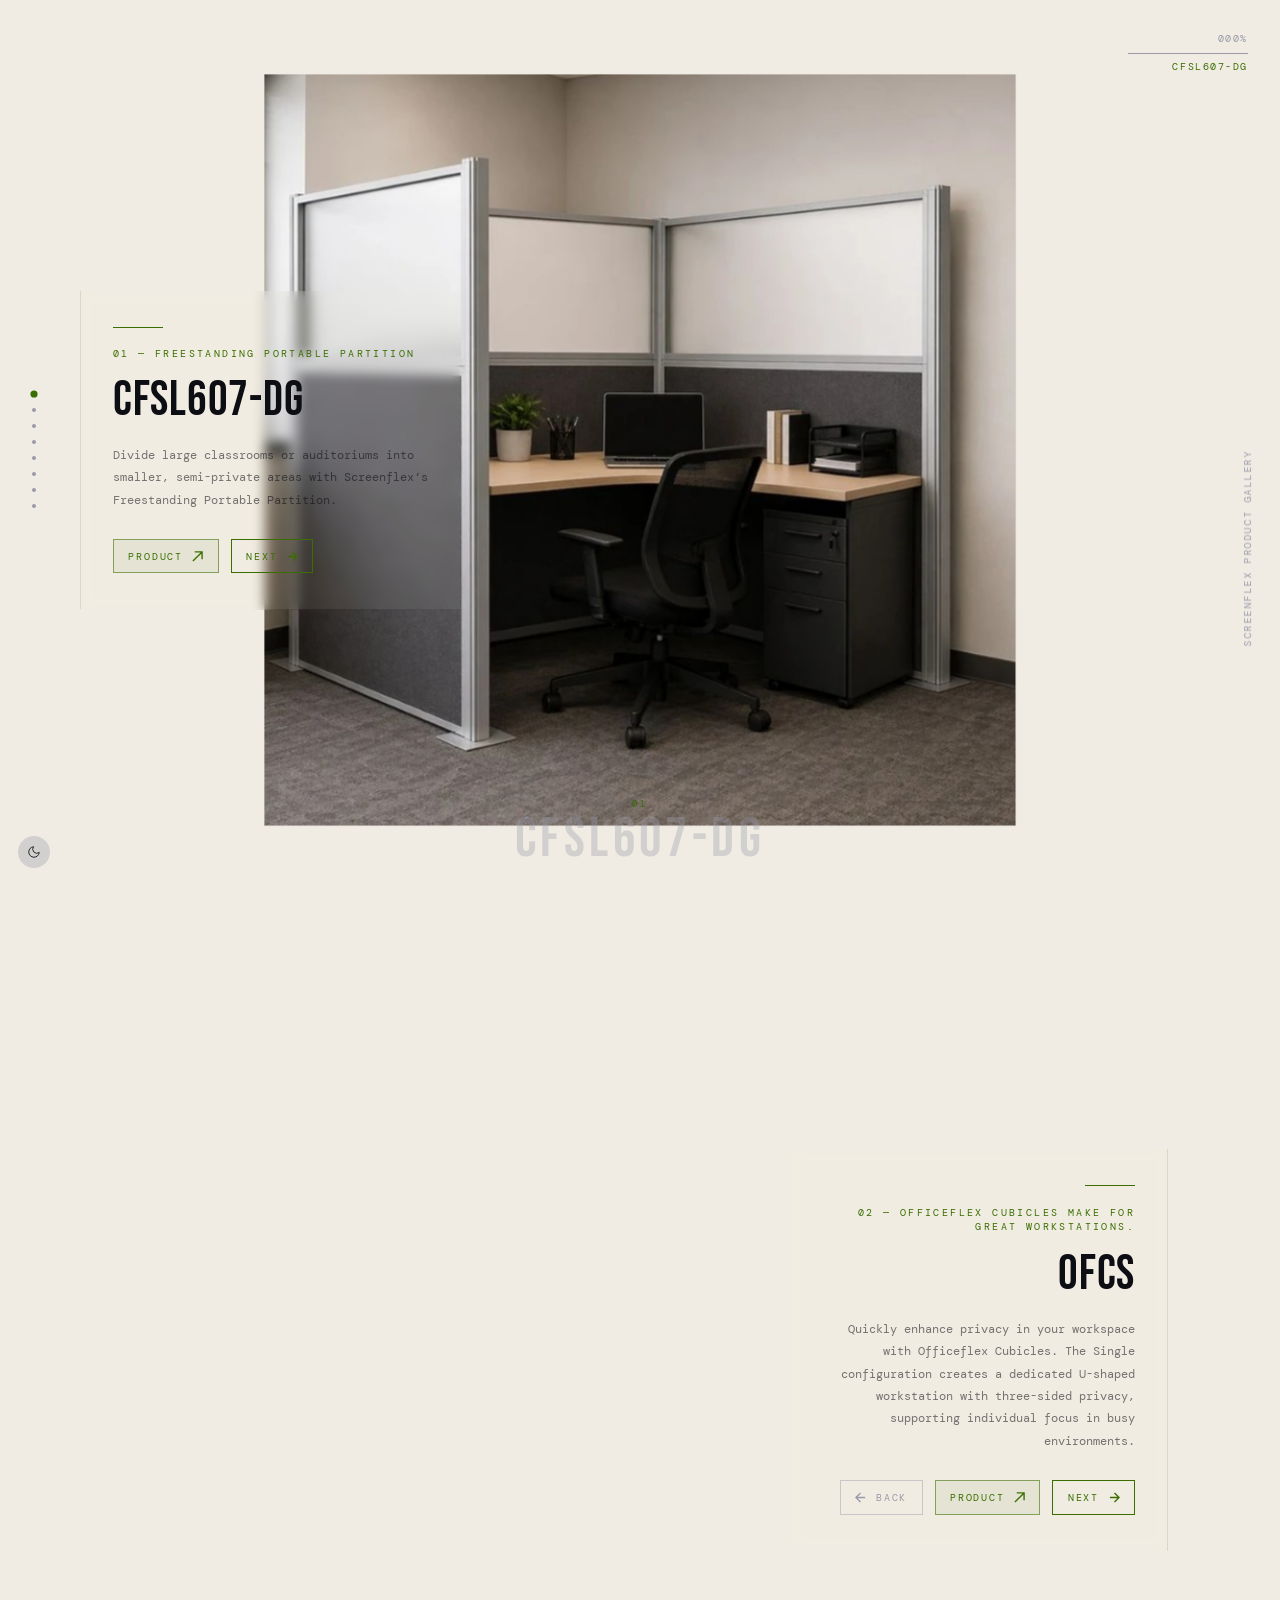
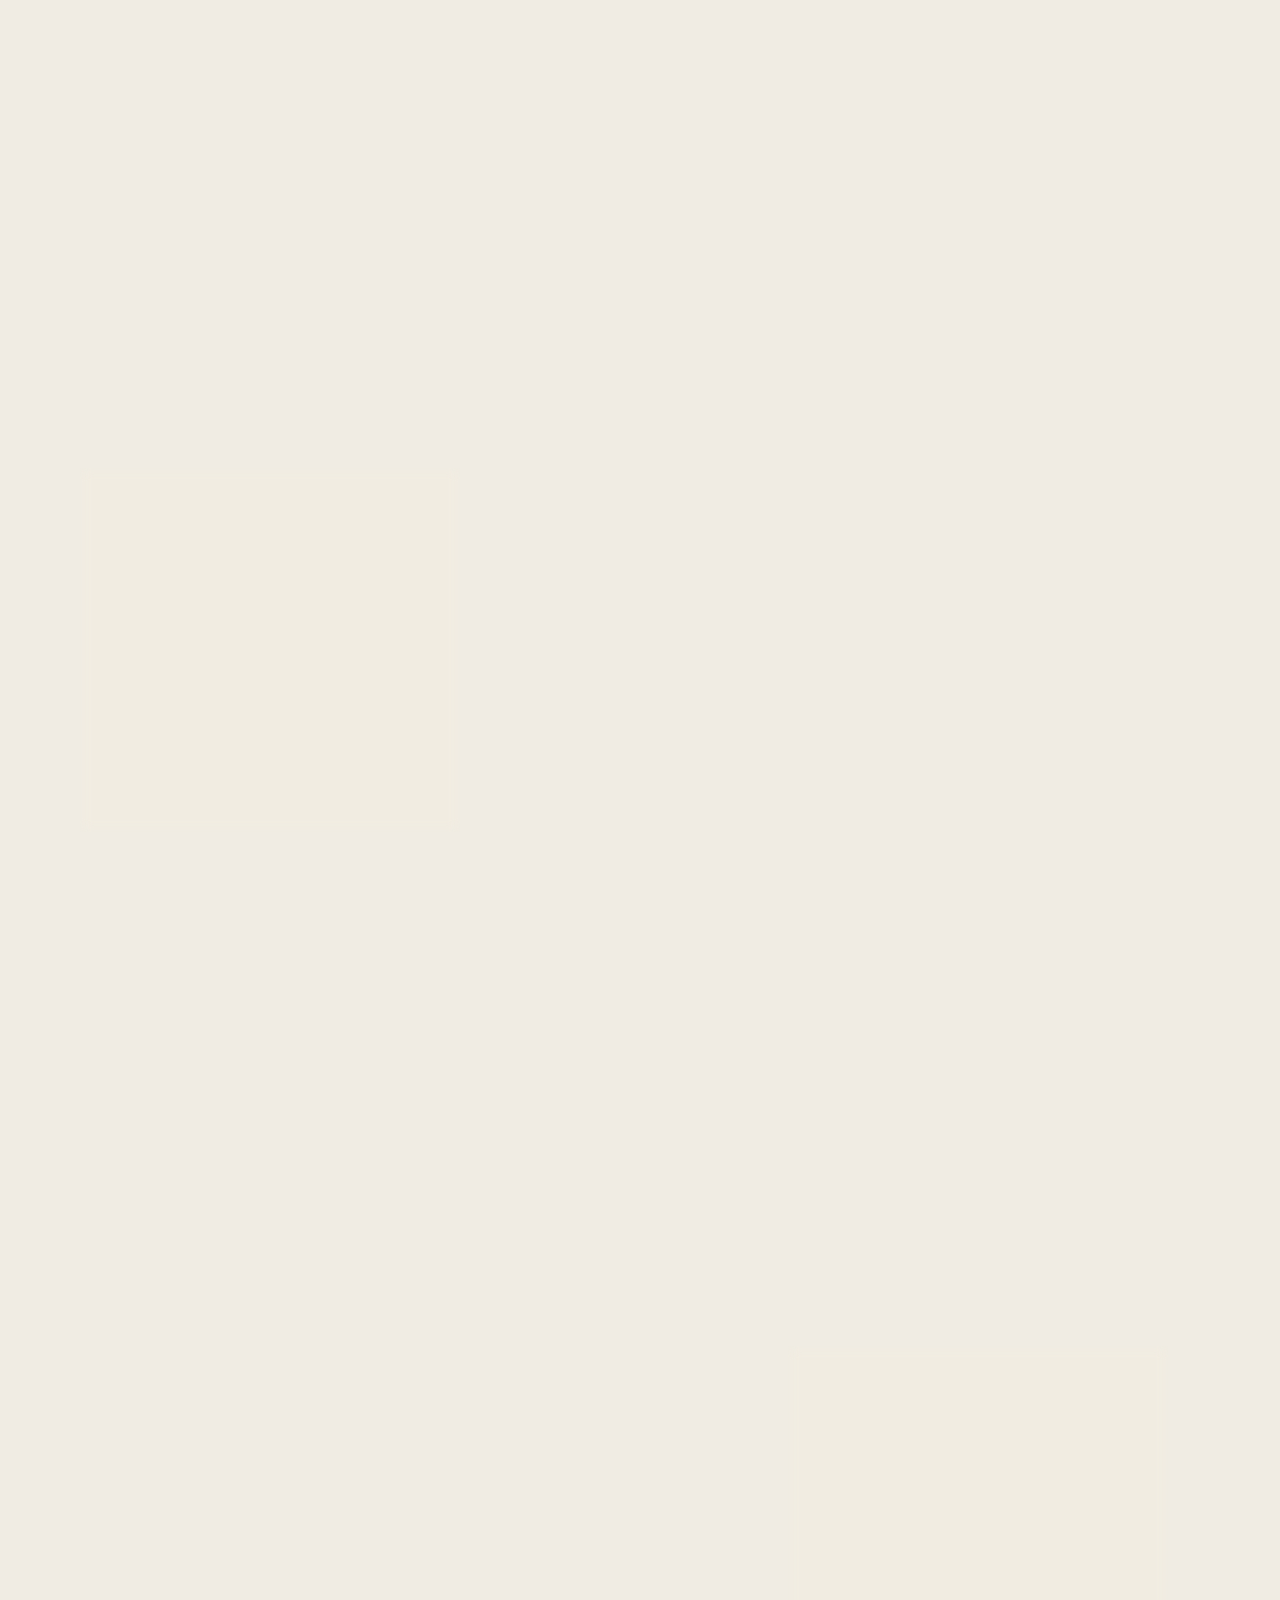
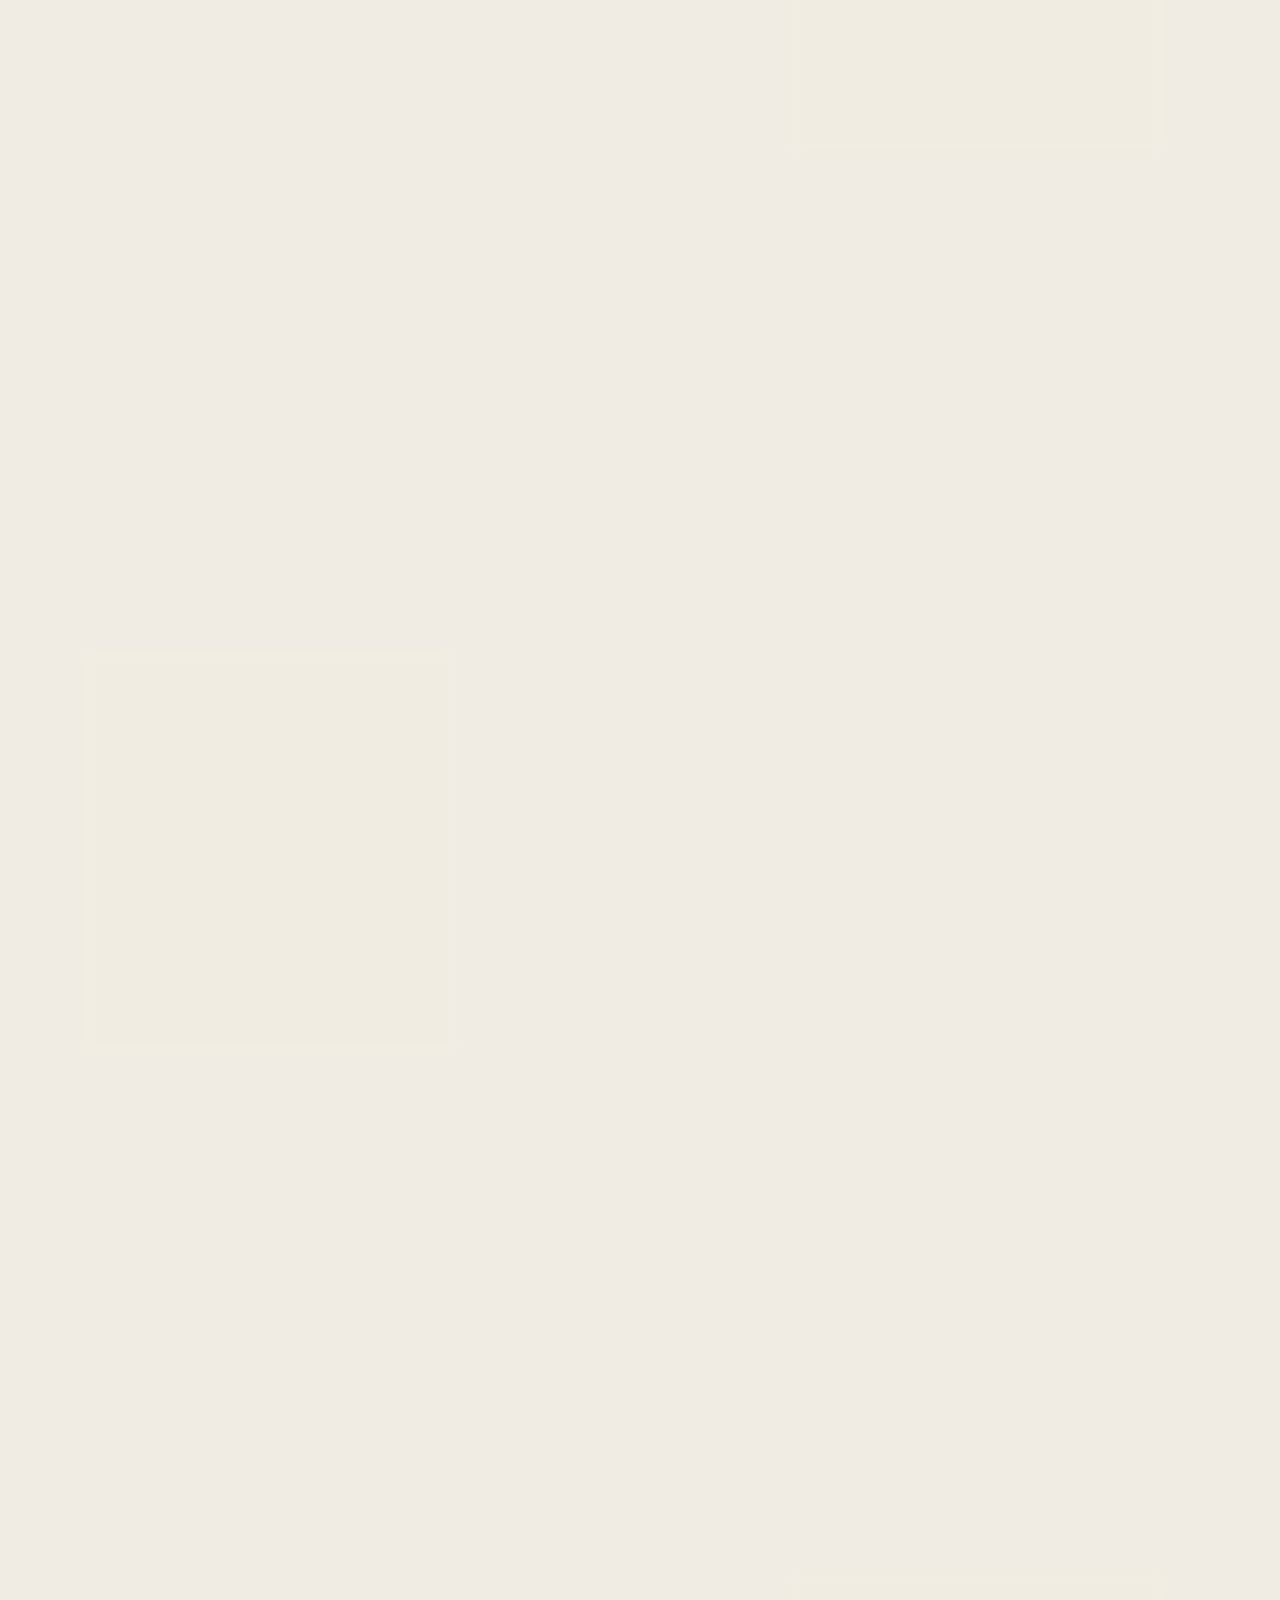
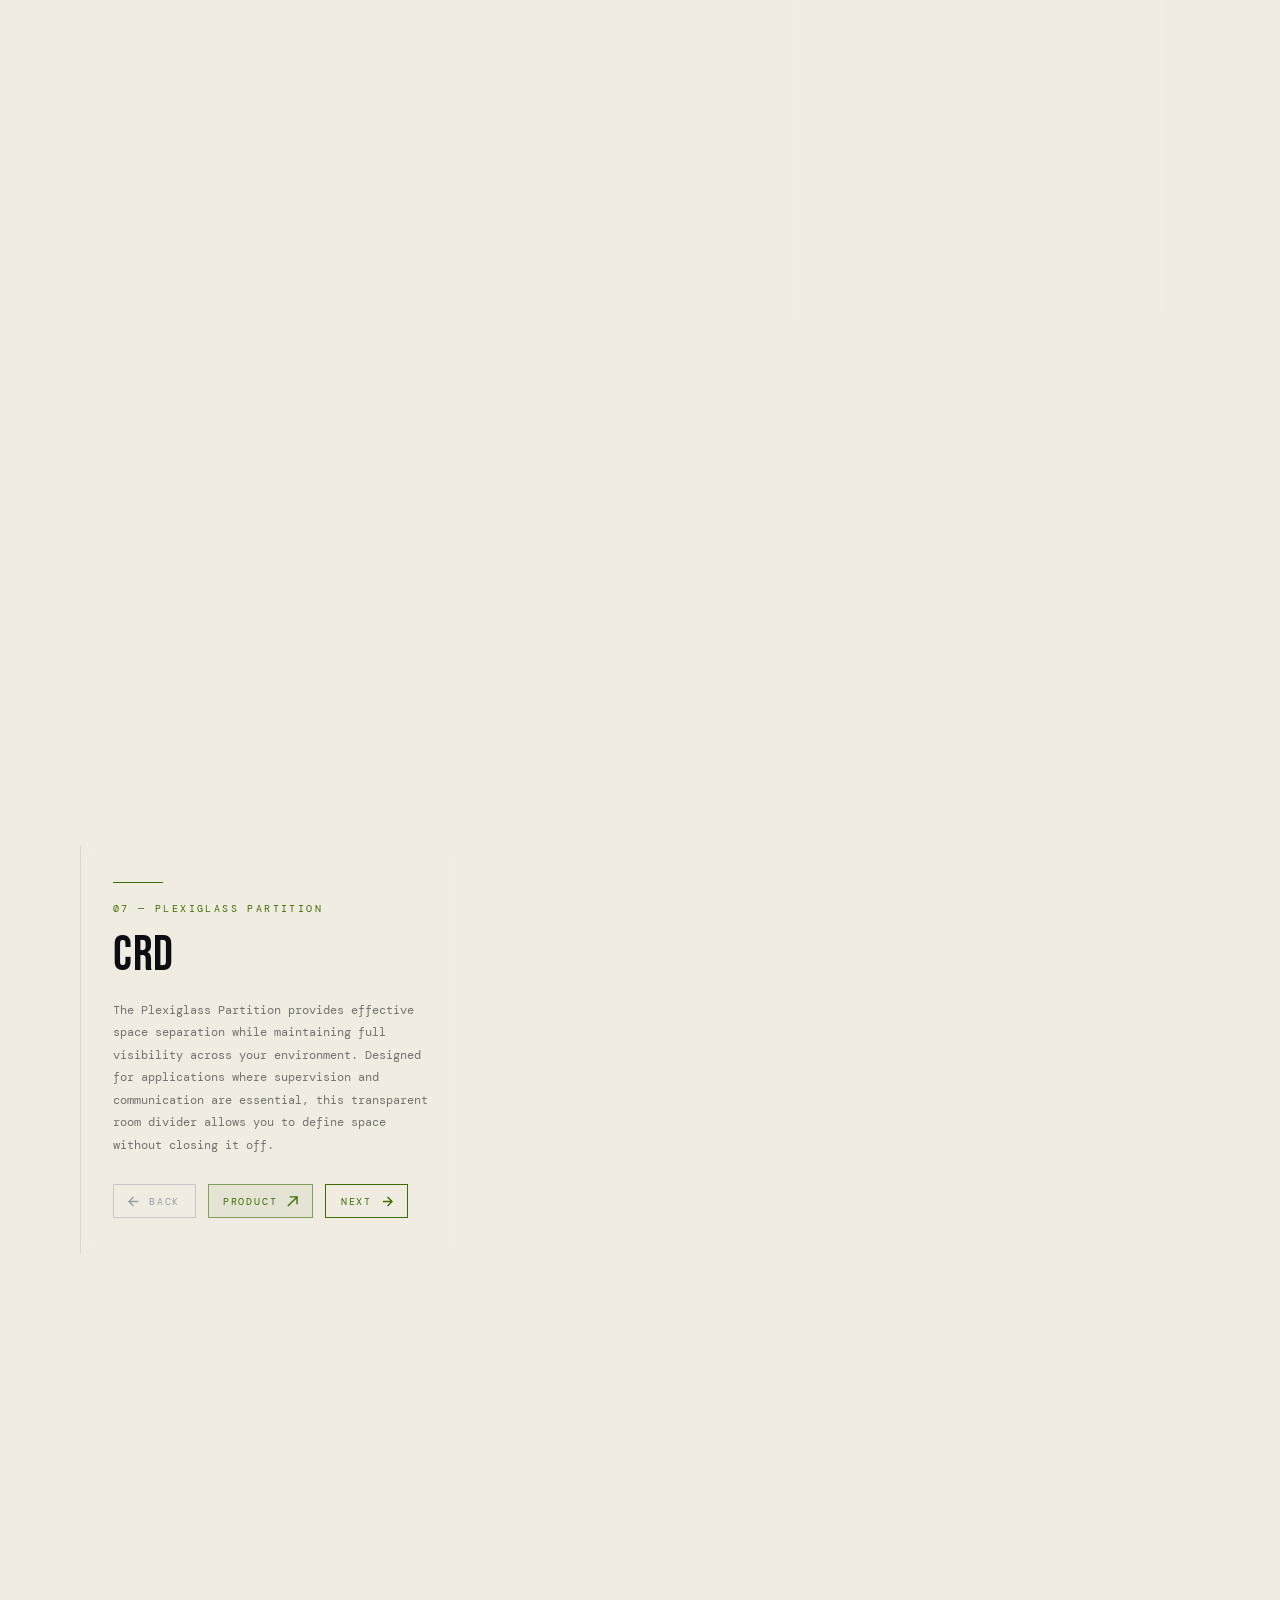
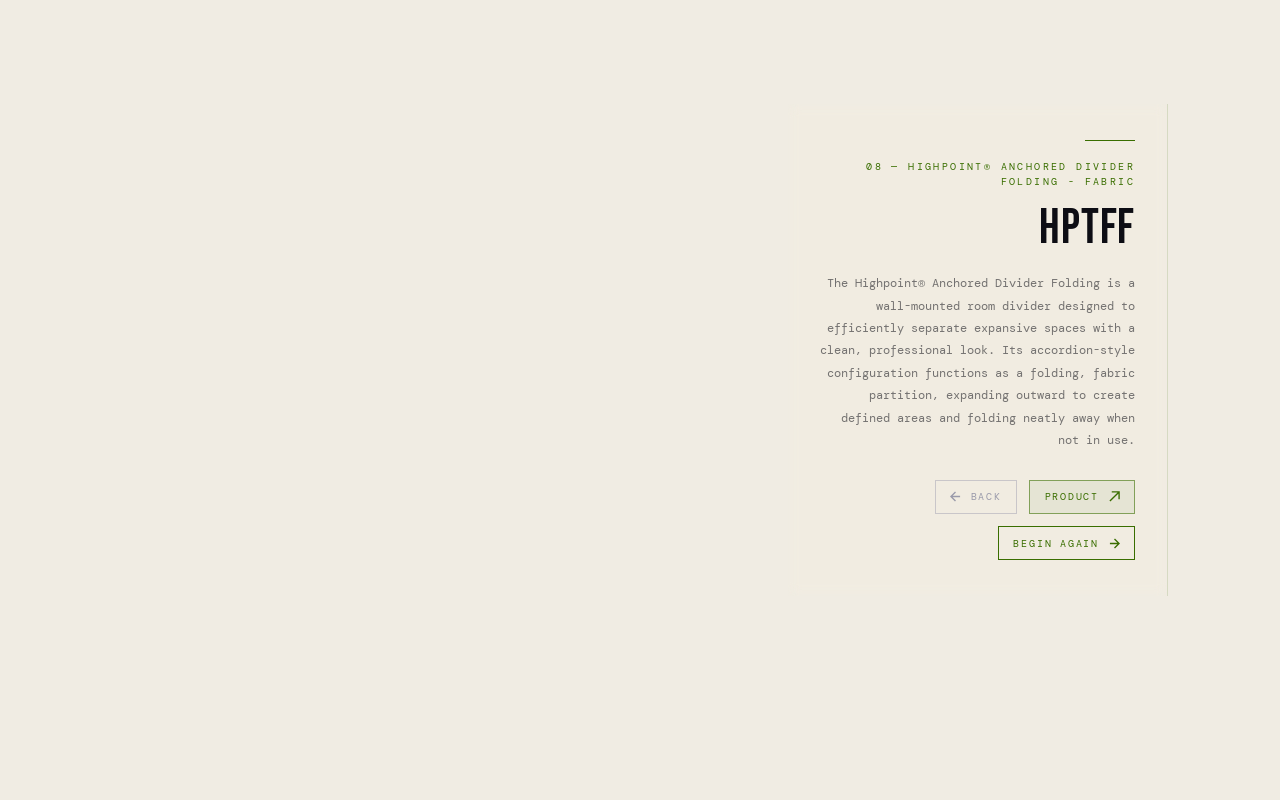
<file: screenflex/index.html>
<!DOCTYPE html>
<html lang="en" data-theme="dark">
<head>
  <meta charset="UTF-8">
  <meta name="viewport" content="width=device-width, initial-scale=1.0">
  <meta name="description" content="Screenflex product cube gallery">
  <title>Screenflex Product Cube Gallery</title>

  <link rel="preconnect" href="https://fonts.googleapis.com">
  <link rel="preconnect" href="https://fonts.gstatic.com" crossorigin>
  <link href="https://fonts.googleapis.com/css2?family=Bebas+Neue&family=DM+Mono:wght@300;400;500&display=swap" rel="stylesheet">
  <link rel="stylesheet" href="styles.css">
</head>
<body>
  <div id="scene">
    <div id="cube">
      <div class="face" data-face="top" data-i="0"><span class="face-ph">TOP</span></div>
      <div class="face" data-face="front" data-i="1"><span class="face-ph">FRONT</span></div>
      <div class="face" data-face="right" data-i="2"><span class="face-ph">RIGHT</span></div>
      <div class="face" data-face="back" data-i="3"><span class="face-ph">BACK</span></div>
      <div class="face" data-face="left" data-i="4"><span class="face-ph">LEFT</span></div>
      <div class="face" data-face="bottom" data-i="5"><span class="face-ph">BOTTOM</span></div>
    </div>
  </div>

  <div id="hud">
    <div id="hud_pct">000%</div>
    <div class="progress-bar">
      <div class="progress-fill" id="prog_fill"></div>
    </div>
    <div class="scene-label" id="scene_name">CFSL607-DG</div>
  </div>

  <button id="theme_toggle" type="button" aria-label="Toggle light/dark mode">
    <svg class="icon-sun" viewBox="0 0 24 24" fill="none" stroke="currentColor" stroke-width="1.5" aria-hidden="true">
      <circle cx="12" cy="12" r="4" />
      <path d="M12 2v2M12 20v2M4.93 4.93l1.41 1.41M17.66 17.66l1.41 1.41M2 12h2M20 12h2M4.93 19.07l1.41-1.41M17.66 6.34l1.41-1.41" />
    </svg>
    <svg class="icon-moon" viewBox="0 0 24 24" fill="none" stroke="currentColor" stroke-width="1.5" aria-hidden="true">
      <path d="M21 12.79A9 9 0 1 1 11.21 3a7 7 0 0 0 9.79 9.79z" />
    </svg>
  </button>

  <div id="scene_strip" aria-label="Product gallery sections"></div>

  <div id="face_caption" aria-hidden="true">
    <div id="face_caption_num">01</div>
    <div id="face_caption_name">CFSL607-DG</div>
  </div>

  <main id="scroll_container">
    <section id="s0">
      <div class="text-card">
        <div class="h-line"></div>
        <div class="tag">01 — Freestanding Portable Partition</div>
        <h1 class="product-code">CFSL607-DG</h1>
        <p class="body-text">Divide large classrooms or auditoriums into smaller, semi-private areas with Screenflex’s Freestanding Portable Partition.</p>
        <div class="cta-row product-actions">
          <a class="cta product-link" href="https://www.screenflex.com/search.php?search_query=CFSL607-DG" target="_blank" rel="noopener">
            Product
            <svg viewBox="0 0 12 12" fill="none" stroke="currentColor" stroke-width="1.5" aria-hidden="true"><path d="M3 1h8v8M11 1L1 11" /></svg>
          </a>
          <a class="cta" href="#s1">
            Next
            <svg viewBox="0 0 12 12" fill="none" stroke="currentColor" stroke-width="1.5" aria-hidden="true"><path d="M1 6h10M6 1l5 5-5 5" /></svg>
          </a>
        </div>
      </div>
    </section>

    <section id="s1">
      <div class="text-card right">
        <div class="h-line"></div>
        <div class="tag">02 — Officeflex Cubicles make for great workstations.</div>
        <h2 class="product-code">OFCS</h2>
        <p class="body-text">Quickly enhance privacy in your workspace with Officeflex Cubicles. The Single configuration creates a dedicated U-shaped workstation with three-sided privacy, supporting individual focus in busy environments.</p>
        <div class="cta-row product-actions">
          <a class="cta-back" href="#s0"><svg viewBox="0 0 12 12" fill="none" stroke="currentColor" stroke-width="1.5" aria-hidden="true"><path d="M11 6H1M6 11L1 6l5-5" /></svg>Back</a>
          <a class="cta product-link" href="https://www.screenflex.com/officeflex-cubicles-single/?searchid=7335&amp;search_query=OFCS" target="_blank" rel="noopener">Product<svg viewBox="0 0 12 12" fill="none" stroke="currentColor" stroke-width="1.5" aria-hidden="true"><path d="M3 1h8v8M11 1L1 11" /></svg></a>
          <a class="cta" href="#s2">Next<svg viewBox="0 0 12 12" fill="none" stroke="currentColor" stroke-width="1.5" aria-hidden="true"><path d="M1 6h10M6 1l5 5-5 5" /></svg></a>
        </div>
      </div>
    </section>

    <section id="s2">
      <div class="text-card">
        <div class="h-line"></div>
        <div class="tag">03 — Officeflex Cubicles - Corner</div>
        <h2 class="product-code">OFCC</h2>
        <p class="body-text">Quickly enhance privacy in your workspace with Officeflex Cubicles. The Corner configuration creates a focused, two-sided L-shaped layout that balances openness with seclusion.</p>
        <div class="cta-row product-actions">
          <a class="cta-back" href="#s1"><svg viewBox="0 0 12 12" fill="none" stroke="currentColor" stroke-width="1.5" aria-hidden="true"><path d="M11 6H1M6 11L1 6l5-5" /></svg>Back</a>
          <a class="cta product-link" href="https://www.screenflex.com/officeflex-cubicles-corner/?searchid=7336&amp;search_query=ofcc" target="_blank" rel="noopener">Product<svg viewBox="0 0 12 12" fill="none" stroke="currentColor" stroke-width="1.5" aria-hidden="true"><path d="M3 1h8v8M11 1L1 11" /></svg></a>
          <a class="cta" href="#s3">Next<svg viewBox="0 0 12 12" fill="none" stroke="currentColor" stroke-width="1.5" aria-hidden="true"><path d="M1 6h10M6 1l5 5-5 5" /></svg></a>
        </div>
      </div>
    </section>

    <section id="s3">
      <div class="text-card right">
        <div class="h-line"></div>
        <div class="tag">04 — Signature Room Divider - Fabric</div>
        <h2 class="product-code">FSLF</h2>
        <p class="body-text">The Signature Room Divider is our most popular solution for creating flexible, refined spaces. Designed for everyday versatility, this portable, freestanding room divider combines durable construction with sound-absorbing performance to bring structure and privacy to open environments.</p>
        <div class="cta-row product-actions">
          <a class="cta-back" href="#s2"><svg viewBox="0 0 12 12" fill="none" stroke="currentColor" stroke-width="1.5" aria-hidden="true"><path d="M11 6H1M6 11L1 6l5-5" /></svg>Back</a>
          <a class="cta product-link" href="https://www.screenflex.com/signature-room-divider-fabric/" target="_blank" rel="noopener">Product<svg viewBox="0 0 12 12" fill="none" stroke="currentColor" stroke-width="1.5" aria-hidden="true"><path d="M3 1h8v8M11 1L1 11" /></svg></a>
          <a class="cta" href="#s4">Next<svg viewBox="0 0 12 12" fill="none" stroke="currentColor" stroke-width="1.5" aria-hidden="true"><path d="M1 6h10M6 1l5 5-5 5" /></svg></a>
        </div>
      </div>
    </section>

    <section id="s4">
      <div class="text-card">
        <div class="h-line"></div>
        <div class="tag">05 — Heavy Duty Divider - Vinyl</div>
        <h2 class="product-code">HFSLV</h2>
        <p class="body-text">The Heavy Duty Divider is engineered for strength and durability in high-traffic and commercial settings. Built to withstand frequent use and movement, this industrial vinyl partition provides reliable space separation in environments where standard partitions may not be sufficient.</p>
        <div class="cta-row product-actions">
          <a class="cta-back" href="#s3"><svg viewBox="0 0 12 12" fill="none" stroke="currentColor" stroke-width="1.5" aria-hidden="true"><path d="M11 6H1M6 11L1 6l5-5" /></svg>Back</a>
          <a class="cta product-link" href="https://www.screenflex.com/heavy-duty-room-dividers-vinyl/" target="_blank" rel="noopener">Product<svg viewBox="0 0 12 12" fill="none" stroke="currentColor" stroke-width="1.5" aria-hidden="true"><path d="M3 1h8v8M11 1L1 11" /></svg></a>
          <a class="cta" href="#s5">Next<svg viewBox="0 0 12 12" fill="none" stroke="currentColor" stroke-width="1.5" aria-hidden="true"><path d="M1 6h10M6 1l5 5-5 5" /></svg></a>
        </div>
      </div>
    </section>

    <section id="s5">
      <div class="text-card right">
        <div class="h-line"></div>
        <div class="tag">06 — Highpoint® Anchored Divider Sliding - Vinyl</div>
        <h2 class="product-code">HPTSV</h2>
        <p class="body-text">The Highpoint® Anchored Divider Sliding is a wall-mounted room partition designed to efficiently divide expansive spaces while maintaining a clean, professional look.</p>
        <div class="cta-row product-actions">
          <a class="cta-back" href="#s4"><svg viewBox="0 0 12 12" fill="none" stroke="currentColor" stroke-width="1.5" aria-hidden="true"><path d="M11 6H1M6 11L1 6l5-5" /></svg>Back</a>
          <a class="cta product-link" href="https://www.screenflex.com/highpoint-anchored-sliding-divider-vinyl/" target="_blank" rel="noopener">Product<svg viewBox="0 0 12 12" fill="none" stroke="currentColor" stroke-width="1.5" aria-hidden="true"><path d="M3 1h8v8M11 1L1 11" /></svg></a>
          <a class="cta" href="#s6">Next<svg viewBox="0 0 12 12" fill="none" stroke="currentColor" stroke-width="1.5" aria-hidden="true"><path d="M1 6h10M6 1l5 5-5 5" /></svg></a>
        </div>
      </div>
    </section>

    <section id="s6">
      <div class="text-card">
        <div class="h-line"></div>
        <div class="tag">07 — Plexiglass Partition</div>
        <h2 class="product-code">CRD</h2>
        <p class="body-text">The Plexiglass Partition provides effective space separation while maintaining full visibility across your environment. Designed for applications where supervision and communication are essential, this transparent room divider allows you to define space without closing it off.</p>
        <div class="cta-row product-actions">
          <a class="cta-back" href="#s5"><svg viewBox="0 0 12 12" fill="none" stroke="currentColor" stroke-width="1.5" aria-hidden="true"><path d="M11 6H1M6 11L1 6l5-5" /></svg>Back</a>
          <a class="cta product-link" href="https://www.screenflex.com/clear-room-dividers/" target="_blank" rel="noopener">Product<svg viewBox="0 0 12 12" fill="none" stroke="currentColor" stroke-width="1.5" aria-hidden="true"><path d="M3 1h8v8M11 1L1 11" /></svg></a>
          <a class="cta" href="#s7">Next<svg viewBox="0 0 12 12" fill="none" stroke="currentColor" stroke-width="1.5" aria-hidden="true"><path d="M1 6h10M6 1l5 5-5 5" /></svg></a>
        </div>
      </div>
    </section>

    <section id="s7">
      <div class="text-card right">
        <div class="h-line"></div>
        <div class="tag">08 — Highpoint® Anchored Divider Folding - Fabric</div>
        <h2 class="product-code">HPTFF</h2>
        <p class="body-text">The Highpoint® Anchored Divider Folding is a wall-mounted room divider designed to efficiently separate expansive spaces with a clean, professional look. Its accordion-style configuration functions as a folding, fabric partition, expanding outward to create defined areas and folding neatly away when not in use.</p>
        <div class="cta-row product-actions">
          <a class="cta-back" href="#s6"><svg viewBox="0 0 12 12" fill="none" stroke="currentColor" stroke-width="1.5" aria-hidden="true"><path d="M11 6H1M6 11L1 6l5-5" /></svg>Back</a>
          <a class="cta product-link" href="https://www.screenflex.com/highpoint-anchored-folding-divider-fabric/" target="_blank" rel="noopener">Product<svg viewBox="0 0 12 12" fill="none" stroke="currentColor" stroke-width="1.5" aria-hidden="true"><path d="M3 1h8v8M11 1L1 11" /></svg></a>
          <a class="cta" href="#s0">Begin again<svg viewBox="0 0 12 12" fill="none" stroke="currentColor" stroke-width="1.5" aria-hidden="true"><path d="M1 6h10M6 1l5 5-5 5" /></svg></a>
        </div>
      </div>
    </section>
  </main>

  <div id="credit">
    <a href="https://www.screenflex.com/" target="_blank" rel="noopener">Screenflex Product Gallery</a>
  </div>

  <script src="script.js"></script>
</body>
</html>
</file>
<file: screenflex/styles.css>
@layer reset, tokens, base, layout, cube, ui, cards, reveal, theme, responsive;

@layer reset {
  *,
  *::before,
  *::after {
    box-sizing: border-box;
    margin: 0;
    padding: 0;
  }
}

@layer tokens {
  :root {
    color-scheme: dark;

    --dark-bg: #1c1814;
    --dark-fg: #ede8df;
    --dark-muted: #8a7b6e;
    --light-bg: #f0ece3;
    --light-fg: #0d0d14;
    --light-muted: #9a9aaa;
    --accent-dark: #d4a84b;
    --accent-light: #3a6e00;

    --bg: var(--dark-bg);
    --fg: var(--dark-fg);
    --muted: var(--dark-muted);
    --accent: var(--accent-dark);

    --font-display: "Bebas Neue", sans-serif;
    --font-mono: "DM Mono", monospace;
    --hairline: 0.0625rem;
    --ui-inset: 2rem;
    --card-bg: rgba(28, 24, 20, 0.82);
    --card-border: rgba(212, 168, 75, 0.2);
    --nav-x: calc(var(--ui-inset) + 0.125rem);
    --reveal-offset: 0.625rem;
    --reveal-duration: 0.5s;
    --z-ui: 10;
  }
}

@layer base {
  html {
    color-scheme: dark;
  }

  body {
    background: var(--bg);
    color: var(--fg);
    font-family: var(--font-mono);
    overflow-x: hidden;
    transition: background 0.3s ease, color 0.3s ease;
  }
}

@layer layout {
  #scene {
    position: fixed;
    inset: 0;
    z-index: 0;
    display: flex;
    align-items: center;
    justify-content: center;
    perspective: 1100px;
    pointer-events: none;
  }

  #scroll_container {
    position: relative;
    z-index: 1;
  }

  section {
    min-height: 100vh;
    display: flex;
    align-items: center;
    padding: 6rem calc(5rem + var(--ui-inset)) 6rem 5rem;
  }
}

@layer cube {
  #cube {
    --s: min(74vw, 74vh, 560px);
    width: var(--s);
    height: var(--s);
    position: relative;
    transform-style: preserve-3d;
    transform: rotateX(90deg) rotateY(0deg);
    will-change: transform;
  }

  .face {
    position: absolute;
    inset: 0;
    overflow: hidden;
    backface-visibility: hidden;
    background: repeating-linear-gradient(
        0deg,
        rgba(255, 255, 255, 0.02) 0,
        rgba(255, 255, 255, 0.02) 1px,
        transparent 1px,
        transparent 48px
      ),
      repeating-linear-gradient(
        90deg,
        rgba(255, 255, 255, 0.02) 0,
        rgba(255, 255, 255, 0.02) 1px,
        transparent 1px,
        transparent 48px
      ),
      #14100d;

    img {
      position: absolute;
      inset: 0;
      width: 100%;
      height: 100%;
      object-fit: cover;
      display: block;
    }

    &:has(img) .face-ph {
      display: none;
    }
  }

  .face-ph {
    position: absolute;
    bottom: 1.5rem;
    left: 1.75rem;
    font-family: var(--font-display);
    font-size: clamp(2rem, 8vw, 5rem);
    letter-spacing: 0.04em;
    color: rgba(255, 255, 255, 0.06);
    pointer-events: none;
    user-select: none;
  }

  .face[data-face="front"] {
    transform: translateZ(calc(var(--s) / 2));
  }
  .face[data-face="back"] {
    transform: rotateY(180deg) translateZ(calc(var(--s) / 2));
  }
  .face[data-face="right"] {
    transform: rotateY(90deg) translateZ(calc(var(--s) / 2));
  }
  .face[data-face="left"] {
    transform: rotateY(-90deg) translateZ(calc(var(--s) / 2));
  }
  .face[data-face="top"] {
    transform: rotateX(-90deg) translateZ(calc(var(--s) / 2));
  }
  .face[data-face="bottom"] {
    transform: rotateX(90deg) translateZ(calc(var(--s) / 2));
  }
}

@layer ui {
  #hud {
    position: fixed;
    top: var(--ui-inset);
    right: var(--ui-inset);
    z-index: var(--z-ui);
    text-align: right;
    font-size: 0.65rem;
    letter-spacing: 0.15em;
    color: var(--muted);
    text-transform: uppercase;

    .progress-bar {
      width: 7.5rem;
      height: var(--hairline);
      background: var(--muted);
      margin-block-start: 0.5rem;
      margin-inline-start: auto;
      position: relative;
      overflow: hidden;
    }

    .progress-fill {
      position: absolute;
      inset-block: 0;
      inset-inline-start: 0;
      width: 0%;
      background: var(--accent);
      transition: width 0.1s linear;
    }

    .scene-label {
      font-size: 0.6rem;
      color: var(--accent);
      margin-block-start: 0.4rem;
    }
  }

  #scene_strip {
    position: fixed;
    left: var(--nav-x);
    top: 50%;
    translate: -50% -50%;
    z-index: var(--z-ui);
    display: flex;
    flex-direction: column;
    gap: 0.75rem;
  }

  .scene-dot {
    position: relative;
    display: block;
    width: 0.25rem;
    height: 0.25rem;
    border-radius: 50%;
    background: var(--muted);
    transition: background 0.3s, scale 0.3s;
    cursor: pointer;

    &::before {
      content: "";
      position: absolute;
      inset: -0.2rem;
    }

    &.active {
      background: var(--accent);
      scale: 1.8;
    }
  }

  #theme_toggle {
    position: fixed;
    bottom: var(--ui-inset);
    left: var(--nav-x);
    translate: -50% 0;
    z-index: var(--z-ui);
    width: 2rem;
    height: 2rem;
    border: none;
    background: color-mix(in srgb, var(--muted) 35%, transparent);
    border-radius: 50%;
    cursor: pointer;
    display: flex;
    align-items: center;
    justify-content: center;
    transition: background 0.3s;

    &:hover {
      background: color-mix(in srgb, var(--muted) 55%, transparent);
    }

    svg {
      width: 0.875rem;
      height: 0.875rem;
      position: absolute;
      transition: opacity 0.3s ease, rotate 0.3s ease;
      color: var(--accent);
    }

    .icon-sun {
      opacity: 1;
      rotate: 0deg;
    }

    .icon-moon {
      opacity: 0;
      rotate: 90deg;
    }
  }

  #face_caption {
    position: fixed;
    bottom: var(--ui-inset);
    left: 50%;
    translate: -50% 0;
    z-index: var(--z-ui);
    text-align: center;
    pointer-events: none;
    user-select: none;
  }

  #face_caption_num {
    font-size: 0.58rem;
    letter-spacing: 0.28em;
    color: var(--accent);
    text-transform: uppercase;
    margin-block-end: 0.15rem;
  }

  #face_caption_name {
    font-family: var(--font-display);
    font-size: clamp(1.8rem, 5vw, 3.5rem);
    letter-spacing: 0.08em;
    color: var(--muted);
    opacity: 0.5;
    line-height: 1;
  }

  #credit {
    position: fixed;
    right: var(--ui-inset);
    top: 50%;
    transform: translateY(-50%) rotate(-90deg);
    transform-origin: right center;
    z-index: var(--z-ui);
    font-family: var(--font-mono);
    font-size: 0.65rem;
    letter-spacing: 0.15em;
    text-transform: uppercase;

    a {
      color: var(--muted);
      text-decoration: none;
    }
  }
}

@layer cards {
  .text-card {
    max-width: 23.75rem;
    padding: 2.25rem 2rem;
    background: var(--card-bg);
    border-left: var(--hairline) solid var(--card-border);
    backdrop-filter: blur(6px) saturate(120%);
    -webkit-backdrop-filter: blur(6px) saturate(120%);
    overflow: hidden;
    transition: background 0.3s ease, border-color 0.3s ease;

    &.right {
      margin-inline-start: auto;
      border-left: none;
      border-right: var(--hairline) solid var(--card-border);
      text-align: right;

      .h-line {
        transform-origin: right;
        margin-inline-start: auto;
      }
    }

    &.center {
      margin-inline: auto;
      border-left: none;
      border-top: var(--hairline) solid var(--card-border);
      text-align: center;
      max-width: 28.75rem;

      .h-line {
        transform-origin: center;
        margin-inline: auto;
      }
    }
  }

  .tag {
    font-size: 0.6rem;
    letter-spacing: 0.25em;
    text-transform: uppercase;
    color: var(--accent);
    margin-block-end: 1.1rem;
  }

  :where(h1, h2) {
    font-family: var(--font-display);
    font-weight: 400;
    letter-spacing: 0.03em;
    line-height: 0.92;
  }

  h1 {
    font-size: clamp(3rem, 8vw, 6.5rem);
  }
  h2 {
    font-size: clamp(2.2rem, 5vw, 4rem);
  }

  .product-code {
    font-size: clamp(2rem, 3.8vw, 3.25rem);
    letter-spacing: 0.015em;
    white-space: nowrap;
  }

  .body-text {
    font-size: 0.78rem;
    line-height: 1.8;
    color: color-mix(in srgb, var(--fg) 55%, transparent);
    margin-block-start: 1.25rem;
  }

  .stat-row {
    display: flex;
    gap: 2.5rem;
    margin-block-start: 2rem;
    flex-wrap: wrap;
  }

  .stat {
    display: flex;
    flex-direction: column;
    gap: 0.15rem;
  }

  .stat-num {
    font-family: var(--font-display);
    font-size: 2.2rem;
    color: var(--accent);
    line-height: 1;
  }

  .stat-label {
    font-size: 0.58rem;
    letter-spacing: 0.2em;
    text-transform: uppercase;
    color: var(--muted);
  }

  .h-line {
    width: 3.125rem;
    height: var(--hairline);
    background: var(--accent);
    margin-block-end: 1.2rem;
    transform-origin: left;
  }

  .cta-row {
    display: flex;
    align-items: center;
    justify-content: flex-start;
    gap: 0.75rem;
    margin-block-start: 1.75rem;
  }

  .text-card.right .cta-row {
    justify-content: flex-end;
  }

  .cta {
    display: inline-flex;
    align-items: center;
    gap: 0.6rem;
    padding: 0.6rem 1.25rem;
    border: var(--hairline) solid var(--accent);
    color: var(--accent);
    font-family: var(--font-mono);
    font-size: 0.62rem;
    letter-spacing: 0.18em;
    text-transform: uppercase;
    text-decoration: none;
    cursor: pointer;
    transition: background 0.2s, color 0.2s;

    &:hover {
      background: var(--accent);
      color: var(--bg);
    }

    svg {
      width: 0.6875rem;
      height: 0.6875rem;
    }
  }

  .cta-back {
    display: inline-flex;
    align-items: center;
    gap: 0.6rem;
    padding: 0.6rem 1.25rem;
    border: var(--hairline) solid
      color-mix(in srgb, var(--muted) 45%, transparent);
    color: var(--muted);
    font-family: var(--font-mono);
    font-size: 0.62rem;
    letter-spacing: 0.18em;
    text-transform: uppercase;
    text-decoration: none;
    transition: background 0.2s, color 0.2s, border-color 0.2s;

    &:hover {
      background: color-mix(in srgb, var(--muted) 12%, transparent);
      border-color: var(--muted);
      color: var(--fg);
    }

    svg {
      width: 0.6875rem;
      height: 0.6875rem;
    }
  }
}

@layer reveal {
  :is(.tag, h1, h2, .body-text, .stat-row, .cta, .cta-back) {
    opacity: 0;
    translate: 0 var(--reveal-offset);
  }

  :is(h1, h2) {
    translate: 0 1.125rem;
    transition: opacity var(--reveal-duration) ease 0.08s,
      translate var(--reveal-duration) ease 0.08s;
  }

  .tag {
    transition: opacity var(--reveal-duration) ease,
      translate var(--reveal-duration) ease;
  }

  .body-text {
    transition: opacity var(--reveal-duration) ease 0.2s,
      translate var(--reveal-duration) ease 0.2s;
  }

  .stat-row {
    transition: opacity var(--reveal-duration) ease 0.3s,
      translate var(--reveal-duration) ease 0.3s;
  }

  :is(.cta, .cta-back) {
    transition: opacity var(--reveal-duration) ease 0.35s,
      translate var(--reveal-duration) ease 0.35s, background 0.2s, color 0.2s,
      border-color 0.2s;
  }

  .h-line {
    opacity: 0;
    scale: 0 1;
    transition: opacity 0.4s ease, scale 0.4s ease;
  }

  :is(.tag, h1, h2, .body-text, .stat-row, .cta, .cta-back).visible {
    opacity: 1;
    translate: 0 0;
  }

  .h-line.visible {
    opacity: 1;
    scale: 1 1;
  }
}

@layer theme {
  :root[data-theme="light"] {
    color-scheme: light;
    --bg: var(--light-bg);
    --fg: var(--light-fg);
    --muted: var(--light-muted);
    --accent: var(--accent-light);
    --card-bg: rgba(240, 236, 227, 0.08);
    --card-border: rgba(58, 110, 0, 0.14);

    .face {
      background: repeating-linear-gradient(
          0deg,
          rgba(0, 0, 0, 0.05) 0,
          rgba(0, 0, 0, 0.05) 1px,
          transparent 1px,
          transparent 48px
        ),
        repeating-linear-gradient(
          90deg,
          rgba(0, 0, 0, 0.05) 0,
          rgba(0, 0, 0, 0.05) 1px,
          transparent 1px,
          transparent 48px
        ),
        #ddd8cf;
    }

    .face-ph {
      color: rgba(0, 0, 0, 0.07);
    }

    #theme_toggle {
      svg {
        color: var(--fg);
      }
      .icon-sun {
        opacity: 0;
        rotate: -90deg;
      }
      .icon-moon {
        opacity: 1;
        rotate: 0deg;
      }
    }

    #face_caption_name {
      opacity: 0.35;
    }
  }
}

@layer responsive {
  @media (width <= 56.25em) {
    #hud {
      top: 1rem;
      right: 1rem;
    }

    #scene_strip {
      display: none;
    }

    #theme_toggle {
      bottom: 1rem;
      left: 1.25rem;
      translate: 0 0;
    }

    #face_caption {
      bottom: 1rem;
    }

    section {
      min-height: 150vh;
      align-items: flex-end;
      padding: 0 1.5rem 3.5rem;
    }

    #s0 {
      min-height: 100vh;
      align-items: center;
      padding: 4rem 1.5rem;
    }

    :is(.text-card, .text-card.right, .text-card.center) {
      max-width: 100%;
      padding: 1.5rem 1.25rem;
    }

    .body-text {
      line-height: 1.55;
    }

    .stat-row {
      gap: 1.5rem;
      margin-block-start: 1.25rem;
    }

    .cta-row {
      margin-block-start: 1.25rem;
    }
  }
}

/* Screenflex product gallery additions */
@layer cards {
  .tag {
    max-width: 100%;
    line-height: 1.55;
  }

  .product-actions {
    flex-wrap: wrap;
  }

  .product-actions :is(.cta, .cta-back) {
    padding-inline: 0.9rem;
  }

  .product-link {
    border-color: color-mix(in srgb, var(--accent) 58%, transparent);
    background: color-mix(in srgb, var(--accent) 6%, transparent);
  }
}

@layer responsive {
  @media (width <= 56.25em) {
    .product-code {
      white-space: normal;
    }

    .product-actions {
      gap: 0.5rem;
    }

    .product-actions :is(.cta, .cta-back) {
      padding: 0.55rem 0.75rem;
      font-size: 0.56rem;
    }
  }
}
</file>
